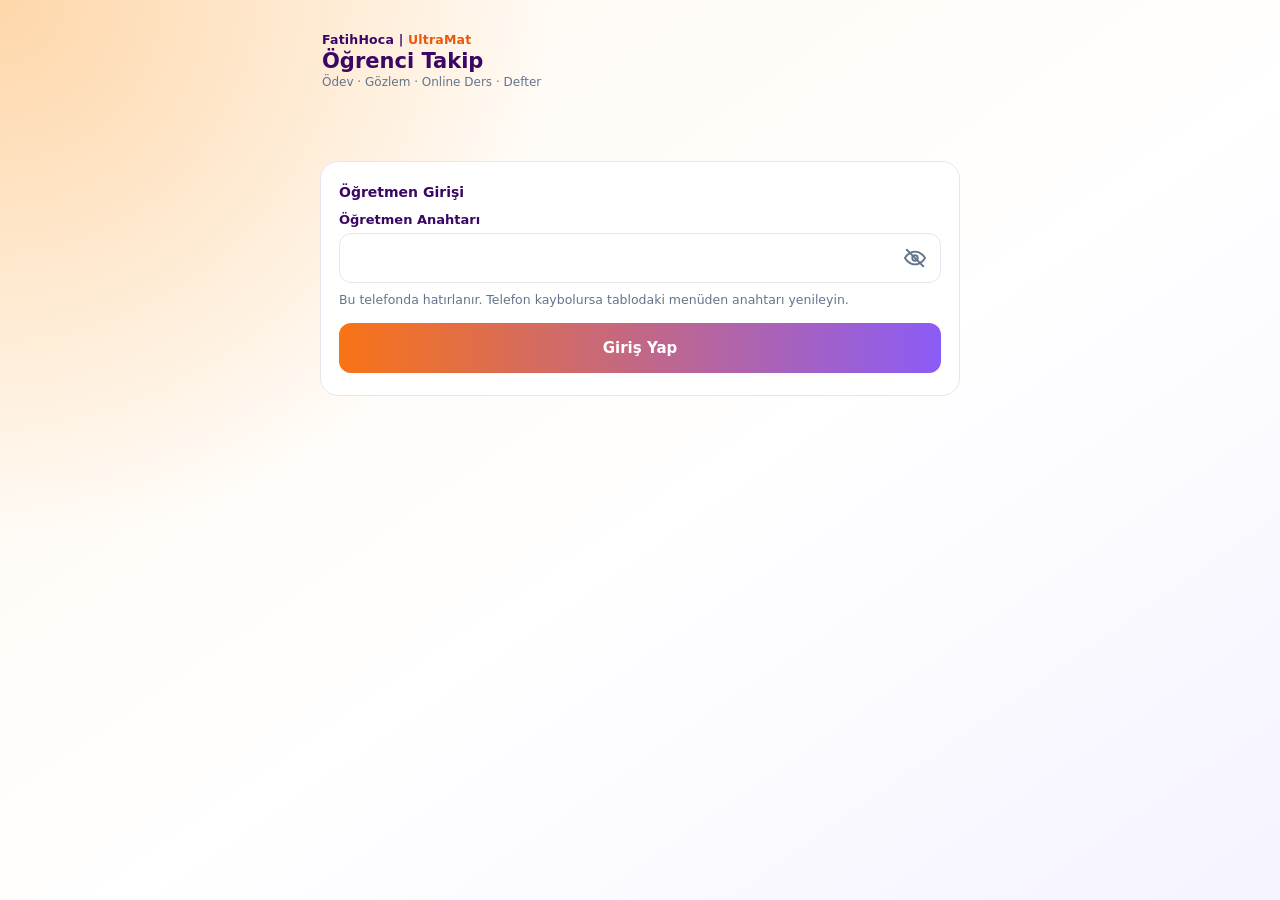
<file: takip/index.html>
<!DOCTYPE html>
<html lang="tr">
<head>
<meta charset="UTF-8">
<meta name="viewport" content="width=device-width, initial-scale=1, viewport-fit=cover">
<meta name="theme-color" content="#FFF7ED">
<meta name="robots" content="noindex, nofollow">
<meta name="mobile-web-app-capable" content="yes">
<meta name="apple-mobile-web-app-capable" content="yes">
<title>Öğrenci Takip - FatihHoca | UltraMat</title>
<link rel="icon" href="data:image/svg+xml,<svg xmlns='http://www.w3.org/2000/svg' viewBox='0 0 100 100'><text y='.9em' font-size='90'>📋</text></svg>">
<link rel="manifest" href="manifest.webmanifest">
<link rel="apple-touch-icon" href="icon-192.png">
<link rel="stylesheet" href="takip.css?v=0.12.2">
</head>
<body>
<div class="wrap">

  <header class="baslik">
    <div>
      <div class="markaAd">FatihHoca | <em>UltraMat</em></div>
      <h1 class="uygulamaAdi">Öğrenci Takip</h1>
      <div class="kapsam">Ödev · Gözlem · Online Ders · Defter</div>
    </div>
    <div class="donemEtiketi" id="donemEtiketi"></div>
  </header>

  <!-- Ekran: giriş (yalnızca ilk açılışta ya da anahtar değişince) -->
  <main id="ekran-giris" class="giris" hidden>
    <div class="kart">
      <h2 class="kartBaslik">Öğretmen Girişi</h2>
      <label class="alan" for="anahtarInput">Öğretmen Anahtarı</label>
      <div class="kodKutusu">
        <input type="text" id="anahtarInput" class="gizliKod" autocomplete="off" autocapitalize="off" autocorrect="off" spellcheck="false" enterkeyhint="go">
        <button type="button" id="anahtarGosterBtn" class="kodGoster" aria-label="Anahtarı göster" aria-pressed="false" title="Anahtarı göster">
          <svg viewBox="0 0 24 24" width="22" height="22" aria-hidden="true" fill="none" stroke="currentColor" stroke-width="2" stroke-linecap="round" stroke-linejoin="round"><path d="M1 12s4-7 11-7 11 7 11 7-4 7-11 7S1 12 1 12z"/><circle cx="12" cy="12" r="3"/><line class="kodGosterCizgi" x1="3" y1="3" x2="21" y2="21"/></svg>
        </button>
      </div>
      <p class="ipucu">Bu telefonda hatırlanır. Telefon kaybolursa tablodaki menüden anahtarı yenileyin.</p>
      <button class="anaDugme" id="girisDugme" type="button">Giriş Yap</button>
      <p class="hataMetni" id="girisHata" hidden></p>
    </div>
  </main>

  <!-- Ekran: ana -->
  <main id="ekran-ana" hidden>
    <div class="uyari" id="uyariKutusu" hidden></div>

    <section class="sinifBolum" aria-label="Sınıf">
      <h2 class="ustEtiket">SINIF</h2>
      <div class="sinifIzgara" id="sinifIzgara"></div>
      <p class="bosDurum" id="sinifBos" hidden></p>
    </section>

    <div class="modulListe">
      <button class="modulDugme ev" type="button" data-bolum="odev">
        <span class="modulUst"><span class="ikon"><svg class="svgIk" viewBox="0 0 24 24" aria-hidden="true"><rect x="5" y="4" width="14" height="17" rx="2"/><path d="M9 4h6v3H9zM9 12.5l2 2 4-4M9 17.5h6"/></svg></span>
          <span class="modulAd"><b>Ödev Takibi</b><small>Ödev oluşturma ve kontrol</small></span><span class="ok" aria-hidden="true">›</span></span>
        <span class="modulDurum" id="odevDurum" hidden></span>
      </button>
      <button class="modulDugme ders" type="button" data-bolum="gozlem">
        <span class="modulUst"><span class="ikon"><svg class="svgIk" viewBox="0 0 24 24" aria-hidden="true"><rect x="3" y="4" width="18" height="12" rx="2"/><path d="M8 20h8M12 16v4M7 11l3 2.5 2.5-2 4 2.5"/></svg></span>
          <span class="modulAd"><b>Ders İçi Gözlem</b><small>Dikkatinizi çeken anı kaydedin</small></span><span class="ok" aria-hidden="true">›</span></span>
        <span class="modulDurum" id="gozlemDurum" hidden></span>
      </button>
      <button class="modulDugme online" type="button" data-bolum="online">
        <span class="modulUst"><span class="ikon"><svg class="svgIk" viewBox="0 0 24 24" aria-hidden="true"><rect x="4" y="5" width="16" height="11" rx="1.5"/><path d="M2 19h20M10 9.5l4 2-4 2z"/></svg></span>
          <span class="modulAd"><b>Online Ders</b><small>Yoklama: katıldı / katılmadı</small></span><span class="ok" aria-hidden="true">›</span></span>
        <span class="modulDurum" id="onlineDurum" hidden></span>
      </button>
      <button class="modulDugme defter" type="button" data-bolum="defter">
        <span class="modulUst"><span class="ikon"><svg class="svgIk" viewBox="0 0 24 24" aria-hidden="true"><path d="M6 3h11a2 2 0 0 1 2 2v14a2 2 0 0 1-2 2H6z"/><path d="M6 3v18M4 7h4M4 12h4M4 17h4M10 8h6M10 12h6"/></svg></span>
          <span class="modulAd"><b>Defter Takibi</b><small>Ders notları ve defter kontrolü</small></span><span class="ok" aria-hidden="true">›</span></span>
        <span class="modulDurum" id="defterDurum" hidden></span>
      </button>
    </div>
    <div class="ikincilIzgara">
      <button class="ikincilDugme" type="button" data-bolum="ogrenci"><svg class="svgIk" viewBox="0 0 24 24" aria-hidden="true"><circle cx="12" cy="8" r="4"/><path d="M4 21c1-4 4-6 8-6s7 2 8 6"/></svg><span>Öğrenci Görünümü</span></button>
      <button class="ikincilDugme" type="button" data-bolum="rapor"><svg class="svgIk" viewBox="0 0 24 24" aria-hidden="true"><path d="M14 3H6a2 2 0 0 0-2 2v14a2 2 0 0 0 2 2h12a2 2 0 0 0 2-2V9z"/><path d="M14 3v6h6M9 14.5l3 3 3-3M12 10.5v7"/></svg><span>Raporlar<small>PDF · Excel · Form</small></span></button>
    </div>

    <div class="altBaglantilar">
      <button type="button" id="yenileDugme">Listeyi Yenile</button>
      <button type="button" id="cikisDugme">Bu Telefondan Çık</button>
    </div>
    <div class="surumBilgi" id="surumBilgi"></div>
  </main>

  <!-- Ekran: henüz yapılmamış bölümler için yer tutucu -->
  <main id="ekran-bolum" hidden>
    <div class="ustCubuk"><button class="geriDugme" type="button" data-geri aria-label="Ana Ekrana Dön">‹</button><div class="ustMetin"><h2 class="bolumBaslik" id="bolumBaslik"></h2></div></div>
    <div class="kart"><p class="bosDurum" id="bolumMetin"></p></div>
  </main>

  <!-- Ekran: ödev listesi -->
  <main id="ekran-odevListe" hidden>
    <div class="ustCubuk"><button class="geriDugme" type="button" data-geri aria-label="Ana Ekrana Dön">‹</button><div class="ustMetin"><h2 class="bolumBaslik" id="odevListeBaslik"></h2></div></div>
    <p class="altBilgi" id="odevListeAlt"></p>
    <button class="anaDugme" type="button" id="yeniOdevDugme">＋ Yeni Ödev</button>
    <div id="odevListeIcerik"></div>
    <div class="altBaglantilar"><button type="button" id="odevYenileDugme">Ödev Listesini Yenile</button></div>
  </main>

  <!-- Ekran: yeni ödev / ödev bilgilerini düzenle -->
  <main id="ekran-odevForm" hidden>
    <div class="ustCubuk"><button class="geriDugme" type="button" data-geri aria-label="Vazgeç">‹</button><div class="ustMetin"><h2 class="bolumBaslik" id="formBaslik"></h2></div></div>
    <p class="altBilgi" id="formAlt"></p>
    <div class="kart">
      <label class="alan" for="fTarih">Tarih</label>
      <input class="girdi" type="date" id="fTarih">
      <label class="alan" for="fKonu">Konu</label>
      <select class="girdi" id="fKonu"></select>
      <input class="girdi konuYeni" id="fKonuYeni" maxlength="80" placeholder="Ör. LGS çıkmış sorular" aria-label="Müfredat dışı konu" autocomplete="off" enterkeyhint="next" hidden>
      <div class="maddeAlan" id="konuMaddeAlan" hidden><label class="alan">İçerik (isteğe bağlı · birden fazla seçilebilir)</label><div class="maddeler" id="konuMaddeler"></div></div>
      <div class="konuNot" id="konuNot"></div>
      <label class="alan" for="fAd">Ödevin Kısa Adı</label>
      <input class="girdi" id="fAd" maxlength="60" placeholder="Ör. Kitap s. 18–21" autocomplete="off" enterkeyhint="go">
      <div class="cipler">
        <button class="cip" type="button" data-cip="Kitap s. ">Kitap s.</button>
        <button class="cip" type="button" data-cip="Föy ">Föy</button>
        <button class="cip" type="button" data-cip="Test ">Test</button>
        <button class="cip" type="button" data-cip="Tekrar">Tekrar</button>
      </div>
      <button class="baglantiDugme" type="button" id="aciklamaAc">＋ Açıklama Ekle (isteğe bağlı)</button>
      <textarea class="girdi" id="fAciklama" maxlength="500" placeholder="Ör. 5, 7 ve 9. sorular zorunlu" hidden></textarea>
      <div class="dugmeSatir" id="formDugmeler"></div>
      <div class="merkez" id="iptalAlani" hidden>
        <button class="tehlikeBaglanti" type="button" id="iptalDugme">Bu Ödevi İptal Et</button>
      </div>
    </div>
  </main>

  <!-- Ekran: hızlı ödev kontrolü -->
  <main id="ekran-kontrol" hidden>
    <div class="yapiskan" id="kYapiskan">
      <div class="ustCubuk"><button class="geriDugme" type="button" data-geri aria-label="Ödev Listesine Dön">‹</button><div class="ustMetin"><h2 class="bolumBaslik" id="kAd"></h2><p class="ustAlt" id="kAlt"></p></div><button class="ustSagDugme" type="button" id="kDuzenle">Düzenle</button></div>
      <div class="kIlerleme"><div class="cubuk" id="kCubuk" aria-hidden="true"></div><span id="kIlerlemeMetin"></span></div>
    </div>
    <p class="kayitliNot" id="kNot" hidden>Kaydedilmiş kontrol. Değiştirdiğiniz satırlar mor işaretlenir.</p>
    <button class="tumuDugme" type="button" id="tumuDugme"></button>
    <details class="yardim"><summary>ⓘ Nasıl Çalışır?</summary><p class="ipucu">İstisnaları önce ya da sonra işaretleyebilirsiniz; bu düğme yalnızca <b>boş</b> satırları doldurur, işaretlediklerinize dokunmaz. Aynı düğmeye tekrar dokunmak işareti kaldırır. Gözlem eklemek için öğrencinin <b>adına</b> dokunun.</p></details>
    <div class="sutunBaslik" id="kSutun" aria-hidden="true"><div><span class="bos"></span><span>Tam</span><span>Eksik</span><span>Yapmadı</span><span>Mazeret</span></div><div class="ikinciKopya"><span class="bos"></span><span>Tam</span><span>Eksik</span><span>Yapmadı</span><span>Mazeret</span></div></div>
    <div class="ogrListe" id="ogrListe"></div>
  </main>

  <!-- Ekran: veli mesajları (sıradaki veli) -->
  <main id="ekran-veli" hidden>
    <div class="ustCubuk"><button class="geriDugme" type="button" data-geri aria-label="Ödev Listesine Dön">‹</button><div class="ustMetin"><h2 class="bolumBaslik" id="veliBaslik"></h2><p class="ustAlt" id="vAlt"></p></div></div>
    <div class="ilerleme" id="vIlerleme" role="group" aria-label="Veliler"></div>
    <div id="vIcerik"></div>
  </main>

  <!-- Ekran: ders içi gözlem -->
  <main id="ekran-gozlem" hidden>
    <div class="ustCubuk"><button class="geriDugme" type="button" data-geri aria-label="Ana Ekrana Dön">‹</button><div class="ustMetin"><h2 class="bolumBaslik" id="gozlemBaslik"></h2><p class="ustAlt" id="gozlemAlt"></p></div></div>
    <button class="konuSerit" type="button" id="konuSerit"></button>
    <button class="bugunOzet" type="button" id="bugunOzet"></button>
    <div class="araSatir"><span class="baslikK">Öğrenciye dokunun</span>
      <button class="anahtar" type="button" id="cokluAnahtar" aria-pressed="false"><span class="top" aria-hidden="true"></span>Birden Fazla</button></div>
    <div class="ogrIzgara" id="gozlemIzgara"></div>
    <div class="gozLejant" aria-hidden="true"><span><i class="nk olumlu"></i>Olumlu</span><span><i class="nk dikkat"></i>Dikkat</span><span><i class="nk akademik"></i>Akademik</span><span><i class="nk gelisim"></i>Düzeldi</span></div>
    <details class="yardim"><summary>ⓘ Nasıl Çalışır?</summary><p class="ipucu">Yalnızca dikkatinizi çeken anı kaydedin. Kaydı olmayan öğrenci “değerlendirilmedi” sayılır, “sorun yok” değil. Bir öğrenciye dokunun ve gözlemi seçin; aynı gözlemi birkaç öğrenciye birden vermek için “Birden Fazla”yı açın.</p></details>
    <div class="grupBaslik" id="bugunBaslik"></div>
    <div id="bugunListe"></div>
  </main>

  <!-- Ekran: öğrenci görünümü — liste -->
  <main id="ekran-ogrListe" hidden>
    <div class="ustCubuk"><button class="geriDugme" type="button" data-geri aria-label="Ana Ekrana Dön">‹</button><div class="ustMetin"><h2 class="bolumBaslik" id="ogrListeBaslik"></h2></div></div>
    <div class="araKutu"><input class="girdi" type="search" id="ogrAra" placeholder="Öğrenci Ara" aria-label="Öğrenci Ara" autocomplete="off" enterkeyhint="search"></div>
    <p class="altBilgi">Bir öğrenciye dokunun: ödevleri ve gözlemleri tek ekranda. Liste alfabetiktir; sıralama ya da puan yoktur. 📌 = henüz “düzeldi” denmemiş kayıt.</p>
    <div id="ogrListeIcerik"></div>
  </main>

  <!-- Ekran: öğrenci görünümü — tek öğrenci -->
  <main id="ekran-ogrenci" hidden>
    <div class="ustCubuk"><button class="geriDugme" type="button" data-geri aria-label="Öğrenci Listesine Dön">‹</button><div class="ustMetin"><h2 class="bolumBaslik" id="ogrAd"></h2><p class="ustAlt" id="ogrAlt"></p></div></div>
    <div class="sekmeler"><button type="button" id="kapsamDonem">Bu Dönem</button><button type="button" id="kapsamYil">Tüm Yıl</button></div>
    <label class="tarihAnahtar"><input type="checkbox" id="ogrTarih"><span>Ders İçi Gözlem Tarihlerini Göster<small>Ödev tarihleri her zaman görünür.</small></span></label>
    <div id="ogrIcerik"></div>
    <button class="ikinciDugme" type="button" id="ogrPdfDugme">📄 Bu Öğrencinin PDF Raporu</button>
  </main>

  <!-- Ekran: raporlar -->
  <main id="ekran-rapor" hidden>
    <div class="ustCubuk"><button class="geriDugme" type="button" data-geri aria-label="Ana Ekrana Dön">‹</button><div class="ustMetin"><h2 class="bolumBaslik" id="raporBaslik"></h2></div></div>
    <p class="altBilgi">Raporlar telefondaki son bilgilerden hazırlanır. Puan, not ya da sıralama içermez.</p>
    <div class="sekmeler"><button type="button" id="raporDonem">Bu Dönem</button><button type="button" id="raporYil">Tüm Yıl</button></div>
    <button class="raporDugme" type="button" id="pdfDugme"><span class="ik">📄</span><span><b>Öğrenci Raporu (PDF)</b><small>Bir öğrenci ya da tüm sınıf (her öğrenci ayrı sayfa). Veli görüşmesi, rehberlik, dosya için.</small></span></button>
    <button class="raporDugme" type="button" id="excelDugme"><span class="ik">📊</span><span><b>Sınıf Tablosu (Excel)</b><small>Ödev tablosu, ödev listesi (içerik ve kapsam), online ders ve defter takibi (kayıt varsa), gözlem sayıları, tüm kayıtlar ve veli mesajları. İnternet gerekir.</small></span></button>
    <button class="raporDugme" type="button" id="tfDugme"><span class="ik">📝</span><span><b>Ödev Takip Formu (A5)</b><small>Öğrencinin adı basılı; ödevlerini ve kontrol tarihini kendisi yazar. Ders kitabının kapağının içine köşelerinden bantlanır.</small></span></button>
    <p class="ipucu merkez" id="raporDurum"></p>
  </main>

  <main id="ekran-raporForm" hidden>
    <div class="ustCubuk"><button class="geriDugme" type="button" data-geri aria-label="Raporlara Dön">‹</button><div class="ustMetin"><h2 class="bolumBaslik">Ödev Takip Formu</h2><p class="ustAlt" id="tfAlt"></p></div></div>
    <div class="sekmeler"><button type="button" id="tfSayfa1">1–20 · Ön Kapak</button><button type="button" id="tfSayfa2">21–40 · Arka Kapak</button></div>
    <div class="kart secenekKart">
      <input class="girdi araGirdi" type="search" id="tfAra" placeholder="Öğrenci Ara" aria-label="Öğrenci Ara" autocomplete="off" enterkeyhint="search">
      <select class="girdi" id="tfOgr" aria-label="Öğrenci"></select>
    </div>
    <p class="ipucu">“Formu Yazdır” deyince yazdırma ekranı açılır. Kâğıt boyutu <b>A5</b>, yön <b>dikey</b>, ölçek <b>%100</b>, kenar boşlukları <b>Yok</b> olsun. Yazıcıda A5 kâğıt yoksa A4 kâğıda <b>kâğıt başına 2 sayfa</b> basıp ortadan kesebilirsiniz.</p>
    <button class="anaDugme" type="button" id="tfYazdirDugme">🖨️ Formu Yazdır</button>
    <div class="grupBaslik">Kâğıttaki Görünümü</div>
    <p class="ipucu" id="tfBilgi" hidden></p>
    <div class="a4Kutu a5Kutu" id="a5Kutu"><div id="a5Icerik"></div></div>
  </main>

  <main id="ekran-raporPdf" hidden>
    <div class="ustCubuk"><button class="geriDugme" type="button" data-geri aria-label="Geri">‹</button><div class="ustMetin"><h2 class="bolumBaslik">Öğrenci Raporu (PDF)</h2><p class="ustAlt" id="pdfAlt"></p></div></div>
    <div class="kart secenekKart">
      <input class="girdi araGirdi" type="search" id="pAra" placeholder="Öğrenci Ara" aria-label="Öğrenci Ara" autocomplete="off" enterkeyhint="search">
      <select class="girdi" id="pOgr" aria-label="Öğrenci"></select>
      <label class="satir"><input type="checkbox" id="pAkademik" checked><span>Akademik Gözlemleri Ekle<small>Konuya göre: zorlandığı, karıştırdığı kavramlar ve düzelenler.</small></span></label>
      <label class="satir"><input type="checkbox" id="pDikkat"><span>Dikkat Gerektiren Gözlemleri Ekle<small>Varsayılan kapalı. Konuşma, materyal eksikliği gibi davranış kayıtları ve defterdeki dikkat etiketleri.</small></span></label>
      <label class="satir"><input type="checkbox" id="pOdevListe" checked><span>Listeleri Tek Tek Yaz<small>Ödevlerin hepsi; online ders ve defterde yalnızca katılmadığı, eksik ya da yazmadığı kayıtlar. Kapalıysa yalnızca sayılar.</small></span></label>
      <label class="satir"><input type="checkbox" id="pOnline" checked><span>Online Ders Katılımını Ekle<small>Yalnızca yoklaması alınmış online ders varsa görünür.</small></span></label>
      <label class="satir"><input type="checkbox" id="pDefter" checked><span>Defter Takibini Ekle<small>Ders notları ve defter etiketleri. Dikkat etiketleri, yukarıdaki “Dikkat Gerektiren” seçeneğine bağlıdır.</small></span></label>
      <label class="satir"><input type="checkbox" id="pTarih"><span>Ders İçi Gözlem Tarihlerini Göster<small>1. dönemde varsayılan kapalı, 2. dönemden itibaren açık. Ödev tarihleri her zaman yazar.</small></span></label>
    </div>
    <p class="ipucu">“PDF Oluştur” deyince yazdırma ekranı açılır; yazıcı olarak <b>PDF olarak kaydet</b>i seçin (UltraMat karnelerindeki gibi).</p>
    <button class="anaDugme" type="button" id="pdfOlusturDugme">📄 PDF Oluştur</button>
    <div class="grupBaslik">Kâğıttaki Görünümü</div>
    <div class="a4Kutu" id="a4Kutu"><div id="a4Icerik"></div></div>
  </main>

  <main id="ekran-raporExcel" hidden>
    <div class="ustCubuk"><button class="geriDugme" type="button" data-geri aria-label="Raporlara Dön">‹</button><div class="ustMetin"><h2 class="bolumBaslik">Sınıf Tablosu (Excel)</h2></div></div>
    <p class="altBilgi">Dosya adı: <b id="xAd"></b>. İndirilir; Excel ya da Google E-Tablolar ile açılır.</p>
    <div class="kart secenekKart"><label class="satir ilk"><input type="checkbox" id="xTarih"><span>Ders İçi Gözlem Tarihlerini Göster<small>Kapalıyken ders içi kayıtların ve veli mesajlarının tarihi yazılmaz. Ödev tarihleri her zaman yazar.</small></span></label></div>
    <button class="anaDugme" type="button" id="excelIndirDugme">📊 Excel'i İndir</button>
    <div class="grupBaslik">İçindekiler</div>
    <div class="excelOn"><div class="sayfalar" id="xSayfalar"></div><div class="tablo" id="xTablo"></div></div>
  </main>

  <!-- Ekran: kayıt özeti -->
  <main id="ekran-ozet" hidden>
    <div class="kart ozetKart">
      <div class="ozetBaslik"><div class="tik" aria-hidden="true">✓</div>
        <div><h2 class="bolumBaslik" id="oBaslik"></h2><div class="altBilgi" id="oAlt"></div></div>
      </div>
      <div class="ozetSayilar" id="oSayilar"></div>
      <div id="oGruplar"></div>
    </div>
    <div class="dugmeSatir">
      <button class="ikinciDugme" type="button" id="ozetDuzelt">✏️ Düzelt</button>
      <button class="anaDugme" type="button" id="ozetListe">Ödev Listesine Dön</button>
    </div>
  </main>

  <!-- 0.11 · Online Ders ve Defter Takibi (aynı ekranlar, türüne göre doldurulur) -->
  <!-- Ekran: liste (online dersler / ders notları) -->
  <main id="ekran-lListe" hidden>
    <div class="ustCubuk"><button class="geriDugme" type="button" data-geri aria-label="Ana Ekrana Dön">‹</button><div class="ustMetin"><h2 class="bolumBaslik" id="lListeBaslik"></h2></div></div>
    <p class="altBilgi" id="lListeAlt"></p>
    <button class="anaDugme" type="button" id="lYeniDugme"></button>
    <div id="lListeIcerik"></div>
    <div class="altBaglantilar"><button type="button" id="lYenileDugme">Listeyi Yenile</button></div>
  </main>
  <!-- Ekran: yeni kayıt / bilgileri düzenle -->
  <main id="ekran-lForm" hidden>
    <div class="ustCubuk"><button class="geriDugme" type="button" data-geri aria-label="Vazgeç">‹</button><div class="ustMetin"><h2 class="bolumBaslik" id="lFormBaslik"></h2></div></div>
    <p class="altBilgi" id="lFormAlt"></p>
    <div class="kart">
      <label class="alan" for="lTarih">Tarih</label>
      <input class="girdi" type="date" id="lTarih">
      <label class="alan" for="lKonu">Konu</label>
      <select class="girdi" id="lKonu"></select>
      <input class="girdi konuYeni" id="lKonuYeni" maxlength="80" placeholder="Ör. LGS çıkmış sorular" aria-label="Müfredat dışı konu" autocomplete="off" enterkeyhint="next" hidden>
      <div class="maddeAlan" id="lMaddeAlan" hidden><label class="alan">İçerik (isteğe bağlı · birden fazla seçilebilir)</label><div class="maddeler" id="lMaddeler"></div></div>
      <div class="konuNot" id="lKonuNot"></div>
      <label class="alan" for="lAd" id="lAdEtiket"></label>
      <input class="girdi" id="lAd" maxlength="60" autocomplete="off" enterkeyhint="go">
      <div class="dugmeSatir" id="lFormDugmeler"></div>
      <div class="merkez" id="lIptalAlani" hidden>
        <button class="tehlikeBaglanti" type="button" id="lIptalDugme"></button>
      </div>
    </div>
  </main>
  <!-- Ekran: yoklama / defter kontrolü -->
  <main id="ekran-yoklama" hidden>
    <div class="yapiskan" id="yYapiskan">
      <div class="ustCubuk"><button class="geriDugme" type="button" data-geri aria-label="Listeye Dön">‹</button><div class="ustMetin"><h2 class="bolumBaslik" id="yAd"></h2><p class="ustAlt" id="yAlt"></p></div><button class="ustSagDugme" type="button" id="yDuzenle">Düzenle</button></div>
      <div class="kIlerleme"><div class="cubuk" id="yCubuk" aria-hidden="true"></div><span id="yIlerlemeMetin" class="ilerlemeMetin"></span></div>
    </div>
    <p class="kayitliNot" id="yNot" hidden></p>
    <button class="tumuDugme" type="button" id="yTumu"></button>
    <details class="yardim"><summary>ⓘ Nasıl Çalışır?</summary><p class="ipucu" id="yYardim"></p></details>
    <div class="sutunBaslik" id="ySutun" aria-hidden="true"></div>
    <div class="ogrListe" id="yListe"></div>
  </main>
  <!-- Ekran: yoklama / kontrol özeti -->
  <main id="ekran-lOzet" hidden>
    <div class="kart ozetKart">
      <div class="ozetBaslik"><div class="tik" aria-hidden="true">✓</div>
        <div><h2 class="bolumBaslik" id="lOBaslik"></h2><div class="altBilgi" id="lOAlt"></div></div>
      </div>
      <div class="ozetSayilar" id="lOSayilar"></div>
      <div id="lOGruplar"></div>
    </div>
    <div class="dugmeSatir">
      <button class="ikinciDugme" type="button" id="lOzetDuzelt">✏️ Düzelt</button>
      <button class="anaDugme" type="button" id="lOzetListe">Listeye Dön</button>
    </div>
  </main>

</div>

<!-- Kontrol ekranında: sayaç + kaydet -->
<div class="kaydetCubugu" id="kaydetCubugu" hidden>
  <div class="kaydetIc"><div class="kaydetUst"><div class="sayac" id="sayac"></div><button class="miniDurum" type="button" id="kMiniDurum"></button></div>
    <button class="anaDugme" type="button" id="kaydetDugme">Kontrolü Kaydet</button></div>
</div>

<!-- Yalnızca yazdırırken görünen rapor sayfaları -->
<div id="yazdirmaAlani" aria-hidden="true"></div>

<!-- Ders gözleminde birden fazla öğrenci seçiliyken -->
<div class="secimCubugu" id="secimCubugu" hidden>
  <div class="secimIc"><span id="secimMetin"></span>
    <button class="temizle" type="button" id="secimTemizle">Temizle</button>
    <button class="anaDugme" type="button" id="secimGozlem">Gözlem Seç</button></div>
</div>

<!-- Alt sayfa (soru) ve kısa bildirim -->
<div class="perde" id="perde" hidden><div class="altSayfa" id="altSayfa" role="dialog" aria-modal="true"></div></div>
<div class="bildirim" id="bildirim" hidden role="status"><span id="bildirimMetin"></span><button type="button" id="bildirimDugme">Geri Al</button></div>

<!-- Alt çubuk: kayıtların gönderilme durumu -->
<div class="durumCubugu" id="durumCubugu" hidden>
  <div class="durumIc" id="durumIc">
    <span class="nokta" aria-hidden="true"></span>
    <span class="metin" id="durumMetin"></span>
    <button type="button" id="tekrarDene" hidden>Tekrar Dene</button>
  </div>
  <div class="durumAlt" id="durumAlt" hidden></div>
</div>

<script src="etiketler.js?v=0.5"></script>
<script src="takip.js?v=0.12.3"></script>
</body>
</html>
</file>
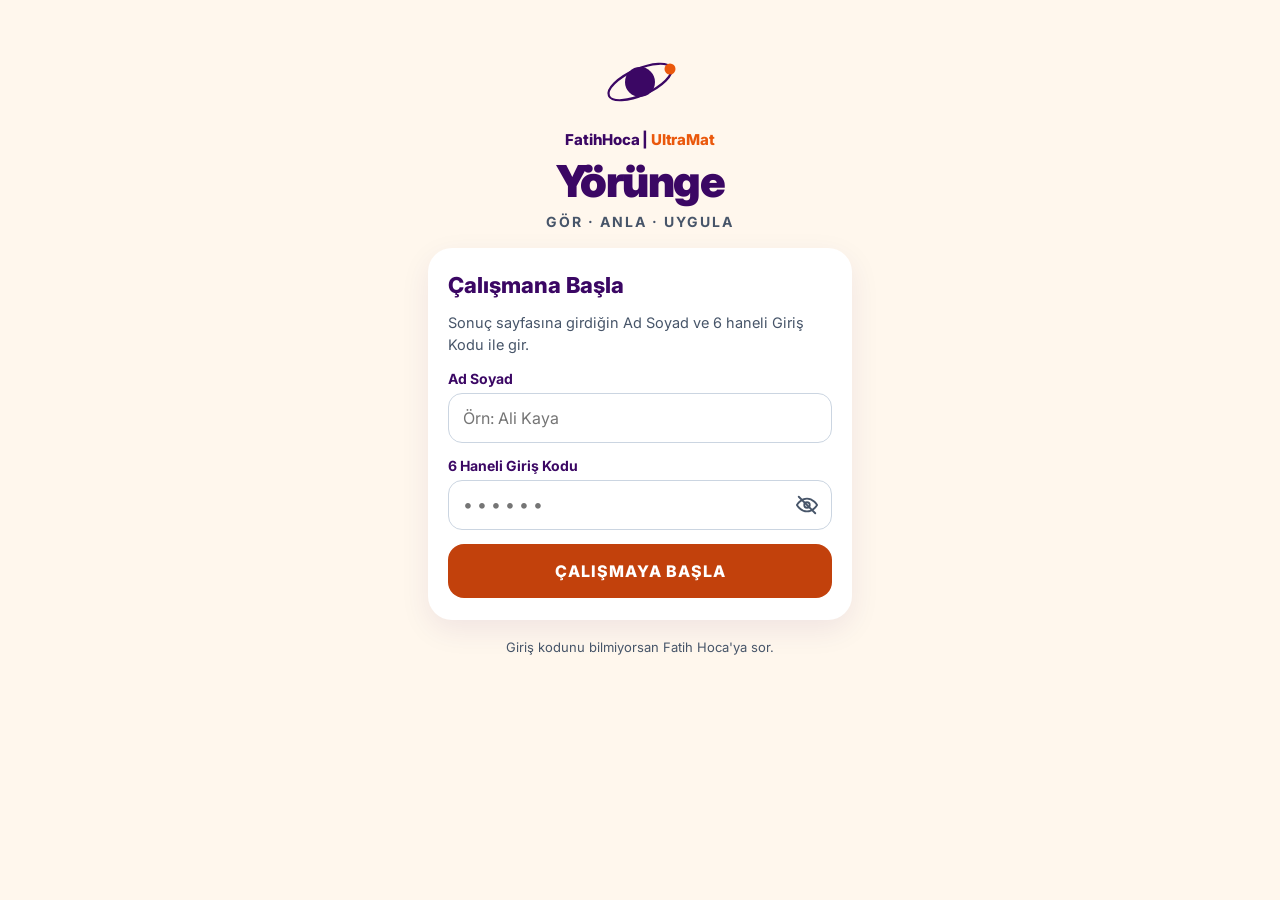
<file: yorunge/index.html>
<!doctype html>
<html lang="tr">
<head>
<meta charset="utf-8">
<meta name="viewport" content="width=device-width, initial-scale=1, viewport-fit=cover">
<meta name="robots" content="noindex, nofollow">
<meta name="theme-color" content="#FFF7ED">
<title>FatihHoca | UltraMat Yörünge</title>
<!--
  UltraMat Yörünge — öğrenci sayfası (Aşama 1: giriş, setler, video adımı, tek oturum)
  Sayfa sürümü 0.3.3 — 30 dakika hiçbir şeye dokunulmazsa (video da oynamıyorsa) sayfa oturumu kapatıp giriş ekranına
  döner; öğrenci çalışırken 5 dakikada bir sunucuya "nabız" gider. Sunucu: 30 dk hareketsizlik, girişten 4 saat üst sınır.
  0.3.2 — oturum yalnızca açık sekmede tutulur (sessionStorage): sekme/tarayıcı kapanınca yeniden giriş
  gerekir; sunucu da her oturumu girişten 24 saat sonra kapatır.
  0.3.1 — tam ekranda video ekrana sığar (üst/alt kenarı kesilmez), kutu videonun en-boy oranını alır.
  Sunucu: yorunge.gs 0.3 (UltraMat_Yorunge tablosuna bağlı Apps Script, web uygulaması).
  İstekler sonuç sistemindeki gibi POST + düz metin JSON gövdesiyle gider (CORS ön kontrolü yok).
  Keşif, Test ve Çalışma kağıdı adımları Aşama 2'de bu sayfaya eklenecek.
-->
<link rel="preconnect" href="https://fonts.googleapis.com">
<link rel="preconnect" href="https://fonts.gstatic.com" crossorigin>
<link href="https://fonts.googleapis.com/css2?family=Inter:wght@400;500;600;700;800;900&display=swap" rel="stylesheet">
<style>
:root{
  --zemin:#FFF7ED; --kart:#FFFFFF; --cizgi:#F1E4D3; --cizgi2:#E2D4C2;
  --koyu:#3B0764; --metin:#334155; --gri:#475569; --soluk:#64748B;
  --turuncu:#C2410C; --turuncuK:#9A3412; --marka:#EA580C; --turuncuAcik:#FFEDD5;
  --mor:#6D28D9; --morAcik:#EDE9FE; --morYazi:#5B21B6;
  --kilitZemin:#F1F5F9; --kilitCizgi:#94A3B8;
  box-sizing:border-box;
  padding-top:env(safe-area-inset-top,0px); padding-bottom:env(safe-area-inset-bottom,0px);
}
*,*::before,*::after{box-sizing:inherit}
html{background:var(--zemin)}
body{margin:0;min-height:100vh;background:var(--zemin);color:var(--metin);
  font-family:Inter,-apple-system,BlinkMacSystemFont,"Segoe UI",Roboto,Arial,sans-serif;-webkit-text-size-adjust:100%}
button,input{font-family:inherit}
.kap{max-width:460px;margin:0 auto;padding:18px 18px 28px}
.gizli{display:none!important}
.ekran{display:flex;flex-direction:column;gap:18px}

/* Marka */
.logoBuyuk{display:flex;flex-direction:column;align-items:center;gap:10px;text-align:center;padding-top:26px}
.markaSatiri{font-size:15px;font-weight:800;color:var(--koyu);letter-spacing:-.2px}
.markaSatiri span{color:var(--marka)}
.yorungeBaslik{margin:0;font-size:44px;line-height:1;font-weight:900;letter-spacing:-1.5px;color:var(--koyu)}
.slogan{font-size:14px;font-weight:700;letter-spacing:2px;color:var(--gri)}

/* Kartlar */
.kart{background:var(--kart);border-radius:24px;padding:24px 20px 22px;box-shadow:0 10px 30px rgba(59,7,100,.08);display:flex;flex-direction:column;gap:14px}
.kart h2{margin:0;font-size:22px;font-weight:800;color:var(--koyu)}
.aciklama{margin:0;font-size:14.5px;line-height:1.5;color:var(--gri)}
.alan{display:flex;flex-direction:column;gap:6px}
.alan label{font-size:14px;font-weight:700;color:var(--koyu)}
.alan input{height:50px;width:100%;border:1.5px solid #CBD5E1;border-radius:14px;padding:0 14px;font-size:16px;color:var(--metin);background:#fff}
.alan input:focus{outline:3px solid #FED7AA;border-color:var(--turuncu)}
.kodKutu{position:relative}
.kodKutu input{padding-right:52px;font-size:18px;letter-spacing:4px}
.kodGoster{position:absolute;right:3px;top:3px;width:44px;height:44px;border:0;background:transparent;color:var(--gri);display:flex;align-items:center;justify-content:center;cursor:pointer;border-radius:12px}
.kodGoster .capraz{display:block}
.kodGoster[aria-pressed="true"] .capraz{display:none}
.anaDugme{height:54px;border:0;border-radius:16px;background:var(--turuncu);color:#fff;font-size:16px;font-weight:800;letter-spacing:1px;display:flex;align-items:center;justify-content:center;gap:10px;cursor:pointer;width:100%;text-decoration:none}
.anaDugme:disabled{opacity:.75;cursor:default}
.dugme{height:50px;border-radius:14px;border:0;background:var(--turuncu);color:#fff;font-size:15px;font-weight:800;display:flex;align-items:center;justify-content:center;gap:8px;cursor:pointer;width:100%}
.dugme.ikincil{background:#fff;border:1.5px solid var(--cizgi2);color:var(--koyu);font-weight:700}
.donen{width:18px;height:18px;border:3px solid rgba(255,255,255,.45);border-top-color:#fff;border-radius:50%;animation:don .8s linear infinite}
@keyframes don{to{transform:rotate(360deg)}}
.hataKutusu{font-size:14px;line-height:1.5;color:#991B1B;background:#FEE2E2;border-radius:12px;padding:10px 12px}
.bilgiKutusu{font-size:14px;line-height:1.5;color:var(--turuncuK);background:var(--turuncuAcik);border-radius:12px;padding:10px 12px}
#girisHata:empty,#setlerHata:empty,#vHata:empty,#vBittiIpucu:empty{display:none}
.altNot{margin:0;font-size:13px;line-height:1.5;color:var(--gri);text-align:center}

/* Üst çubuk */
.ustCubuk{display:flex;align-items:center;justify-content:space-between;gap:10px}
.kucukLogo{display:flex;align-items:center;gap:8px}
.kucukLogo .k1{font-size:11px;font-weight:800;color:var(--koyu)}
.kucukLogo .k1 span{color:var(--turuncu)}
.kucukLogo .k2{font-size:19px;font-weight:900;color:var(--koyu);letter-spacing:-.5px;line-height:1.1}
.cikisDugme{height:44px;padding:0 12px;border-radius:12px;border:1.5px solid var(--cizgi2);background:#fff;color:var(--gri);font-size:13px;font-weight:700;display:flex;align-items:center;gap:6px;cursor:pointer}
.geriDugme{align-self:flex-start;height:44px;padding:0 12px 0 6px;border-radius:12px;border:0;background:transparent;color:var(--koyu);font-size:14px;font-weight:700;display:flex;align-items:center;gap:4px;cursor:pointer}

/* Selam kartı */
.selam{background:var(--koyu);color:#fff;border-radius:22px;padding:20px 20px 18px;display:flex;flex-direction:column;gap:12px}
.selam .ust{font-size:13px;font-weight:600;color:#E9D5FF}
.selam .ad{font-size:24px;font-weight:800;letter-spacing:-.4px;overflow-wrap:anywhere}
.ozetSatiri{display:flex;align-items:center;gap:10px;flex-wrap:wrap}
.noktalar{display:flex;gap:6px;flex-wrap:wrap}
.nokta{width:14px;height:14px;border-radius:50%;border:2px solid #A78BFA}
.nokta.basladi{border-color:#FDBA74}
.nokta.bitti{background:#FDBA74;border-color:#FDBA74}
.ozetMetni{font-size:14px;font-weight:600}

.temaBaslik{font-size:12px;font-weight:800;letter-spacing:1.5px;color:var(--gri);margin:6px 0 -6px}

/* Set kartı */
.set{background:#fff;border-radius:22px;padding:18px 16px 16px;border:1px solid var(--cizgi);box-shadow:0 6px 20px rgba(59,7,100,.06);display:flex;flex-direction:column;gap:14px}
.set.devam{border:2px solid #FDBA74}
.setUst{display:flex;align-items:flex-start;justify-content:space-between;gap:10px}
.setKod{font-size:12px;font-weight:700;color:var(--gri)}
.setAd{margin:4px 0 0;font-size:17px;line-height:1.3;font-weight:800;color:var(--koyu);overflow-wrap:anywhere}
.rozet{flex-shrink:0;font-size:12px;font-weight:800;border-radius:999px;padding:5px 10px;display:flex;align-items:center;gap:4px}
.rozet.tamam{color:var(--morYazi);background:var(--morAcik)}
.rozet.yeni{color:var(--turuncuK);background:var(--turuncuAcik)}
.serit{position:relative}
.seritCizgi{position:absolute;left:12.5%;right:12.5%;top:21px;height:3px;background:#E2E8F0;border-radius:2px}
.seritCizgi i{display:block;height:3px;background:var(--mor);border-radius:2px}
.adimlar{position:relative;display:grid;grid-template-columns:repeat(4,minmax(0,1fr));gap:4px}
.adim{border:0;background:transparent;padding:0;display:flex;flex-direction:column;align-items:center;gap:6px;cursor:pointer;color:inherit}
.adim:focus-visible{outline:3px solid #FED7AA;border-radius:12px}
.halka{width:44px;height:44px;border-radius:50%;display:flex;align-items:center;justify-content:center}
.adim.tamam .halka{background:var(--mor);color:#fff}
.adim.acik .halka{background:var(--zemin);border:3px solid var(--turuncu);color:var(--turuncu)}
.adim.kilitli .halka{background:var(--kilitZemin);border:2px dashed var(--kilitCizgi);color:var(--soluk)}
.adimAd{font-size:12.5px;line-height:1.2;font-weight:700;color:var(--koyu);text-align:center}
.adim.kilitli .adimAd{color:var(--soluk)}
.adimRol{font-size:10.5px;font-weight:800;letter-spacing:.8px;color:var(--soluk)}
.ipucu{font-size:13.5px;line-height:1.4;color:var(--gri);background:var(--kilitZemin);border-radius:12px;padding:10px 12px;display:flex;gap:8px;align-items:center}
.ipucu svg{flex-shrink:0}
.setAlt{font-size:13.5px;line-height:1.45;color:var(--gri)}
.bos{background:#fff;border-radius:22px;padding:22px 18px;border:1px solid var(--cizgi);text-align:center;font-size:14.5px;line-height:1.55;color:var(--gri)}

/* Video */
.vBaslik{display:flex;flex-direction:column;gap:4px}
.ust1{font-size:12px;font-weight:800;letter-spacing:1.2px;color:var(--turuncuK)}
.vBaslik h1{margin:0;font-size:22px;line-height:1.25;font-weight:800;color:var(--koyu);overflow-wrap:anywhere}
.vBaslik .alt{font-size:13px;font-weight:600;color:var(--gri)}
.oynatici{background:#1E1033;border-radius:18px;overflow:hidden;display:flex;flex-direction:column}
.oynatici:fullscreen{border-radius:0;width:100%;height:100%;background:#000}
/* Kutu videonun kendi en-boy oranını alır (loadedmetadata'da yazılır); video kutuya "contain" ile sığar, hiçbir yeri kesilmez. */
.ekranAlan{position:relative;aspect-ratio:16/9;max-height:75vh;background:#000;display:flex;align-items:center;justify-content:center}
.ekranAlan video{position:absolute;inset:0;width:100%;height:100%;object-fit:contain;display:block;background:#000}
.oynatici:fullscreen .ekranAlan{flex:1 1 auto;min-height:0;max-height:none;aspect-ratio:auto!important}
.oynatici:fullscreen .kontrol{flex-shrink:0}
.buyukOynat{position:absolute;width:64px;height:64px;border-radius:50%;border:0;background:rgba(255,255,255,.92);color:var(--koyu);display:flex;align-items:center;justify-content:center;cursor:pointer}
.yukleniyor{position:absolute;inset:0;display:flex;align-items:center;justify-content:center;color:#E9D5FF;font-size:14px;font-weight:600;gap:10px;background:#1E1033}
.kontrol{padding:12px 14px 14px;display:flex;flex-direction:column;gap:10px;background:#2A1748}
.cubuk{position:relative;height:28px;cursor:pointer;touch-action:none;outline:none}
.cubuk:focus-visible{outline:3px solid #FDBA74;border-radius:6px}
.cubuk .iz{position:absolute;left:0;right:0;top:11px;height:6px;border-radius:3px;background:repeating-linear-gradient(135deg,#4C3A66 0 4px,#3A2A52 4px 8px)}
.cubuk .izlenen{position:absolute;left:0;top:11px;height:6px;border-radius:3px;background:#7C5AA6}
.cubuk .oynanan{position:absolute;left:0;top:11px;height:6px;border-radius:3px;background:#FB923C}
.cubuk .tutamak{position:absolute;top:5px;width:18px;height:18px;margin-left:-9px;border-radius:50%;background:#fff;box-shadow:0 0 0 3px rgba(251,146,60,.45)}
.cubuk .sinir{position:absolute;top:2px;width:2px;height:24px;margin-left:-1px;background:#E9D5FF}
.dugmeler{display:flex;align-items:center;gap:6px;color:#fff}
.kDugme{min-width:44px;height:44px;padding:0 8px;white-space:nowrap;flex-shrink:0;border-radius:12px;border:0;background:#3B2560;color:#fff;display:flex;align-items:center;justify-content:center;gap:4px;font-size:13px;font-weight:700;cursor:pointer}
.sure{font-size:13.5px;font-weight:600;font-variant-numeric:tabular-nums;margin-left:4px;white-space:nowrap}
.sag{margin-left:auto}
.lejant{background:#fff;border-radius:18px;padding:14px 16px;display:flex;flex-direction:column;gap:10px;border:1px solid var(--cizgi)}
.lejant div{display:flex;gap:10px;align-items:center;font-size:13.5px;line-height:1.4}
.lejant .r1{width:22px;height:6px;border-radius:3px;background:#FB923C;flex-shrink:0}
.lejant .r2{width:22px;height:6px;border-radius:3px;background:repeating-linear-gradient(135deg,#94A3B8 0 3px,#CBD5E1 3px 6px);flex-shrink:0}
.lejant svg{flex-shrink:0}
.seritKart{background:#fff;border-radius:18px;padding:16px 14px;border:1px solid var(--cizgi)}
.bittiKart{background:var(--koyu);border-radius:22px;padding:26px 20px 22px;color:#fff;display:flex;flex-direction:column;align-items:center;gap:12px;text-align:center}
.bittiKart h2{margin:0;font-size:22px;font-weight:800}
.bittiKart p{margin:0;font-size:14.5px;line-height:1.5;color:#E9D5FF}
.bittiKart b{color:#fff}
.dugmeGrubu{display:flex;flex-direction:column;gap:10px}

/* Başka cihaz */
.ortala{min-height:calc(100vh - 80px);display:flex;flex-direction:column;justify-content:center}
.ortala .kart{align-items:center;text-align:center}
</style>
</head>
<body>
<main class="kap">

<!-- ================= GİRİŞ ================= -->
<section id="girisEkrani" class="ekran gizli" aria-labelledby="girisBaslik">
  <div class="logoBuyuk">
    <svg width="76" height="76" viewBox="0 0 76 76" aria-hidden="true" fill="none">
      <ellipse cx="38" cy="38" rx="34" ry="13" stroke="#3B0764" stroke-width="2.2" transform="rotate(-24 38 38)"/>
      <circle cx="38" cy="38" r="15" fill="#3B0764"/><circle cx="68" cy="25" r="5.5" fill="#EA580C"/>
    </svg>
    <div class="markaSatiri">FatihHoca | <span>UltraMat</span></div>
    <div class="yorungeBaslik">Yörünge</div>
    <div class="slogan">GÖR · ANLA · UYGULA</div>
  </div>
  <div class="kart">
    <h2 id="girisBaslik">Çalışmana Başla</h2>
    <p class="aciklama">Sonuç sayfasına girdiğin Ad Soyad ve 6 haneli Giriş Kodu ile gir.</p>
    <div id="girisBilgi" class="bilgiKutusu gizli" role="status"></div>
    <div class="alan">
      <label for="adSoyad">Ad Soyad</label>
      <input id="adSoyad" placeholder="Örn: Ali Kaya" autocomplete="name" enterkeyhint="next">
    </div>
    <div class="alan">
      <label for="girisKodu">6 Haneli Giriş Kodu</label>
      <div class="kodKutu">
        <input id="girisKodu" type="password" maxlength="6" placeholder="••••••" inputmode="numeric" pattern="[0-9]*" autocomplete="off" enterkeyhint="go">
        <button type="button" id="kodGoster" class="kodGoster" aria-label="Kodu göster" aria-pressed="false">
          <svg viewBox="0 0 24 24" width="22" height="22" aria-hidden="true" fill="none" stroke="currentColor" stroke-width="2" stroke-linecap="round" stroke-linejoin="round"><path d="M1 12s4-7 11-7 11 7 11 7-4 7-11 7S1 12 1 12z"/><circle cx="12" cy="12" r="3"/><line class="capraz" x1="3" y1="3" x2="21" y2="21"/></svg>
        </button>
      </div>
    </div>
    <button type="button" id="girisDugme" class="anaDugme">ÇALIŞMAYA BAŞLA</button>
    <div id="girisHata" role="alert" aria-live="assertive"></div>
  </div>
  <p class="altNot">Giriş kodunu bilmiyorsan Fatih Hoca'ya sor.</p>
</section>

<!-- ================= SETLER ================= -->
<section id="setlerEkrani" class="ekran gizli" aria-label="Setlerim">
  <div class="ustCubuk">
    <div class="kucukLogo">
      <svg width="34" height="34" viewBox="0 0 76 76" aria-hidden="true" fill="none">
        <ellipse cx="38" cy="38" rx="34" ry="13" stroke="#3B0764" stroke-width="4" transform="rotate(-24 38 38)"/>
        <circle cx="38" cy="38" r="15" fill="#3B0764"/><circle cx="68" cy="25" r="7" fill="#EA580C"/>
      </svg>
      <div><div class="k1">FatihHoca | <span>UltraMat</span></div><div class="k2">Yörünge</div></div>
    </div>
    <button type="button" id="cikisDugme" class="cikisDugme">
      <svg viewBox="0 0 24 24" width="18" height="18" aria-hidden="true" fill="none" stroke="currentColor" stroke-width="2" stroke-linecap="round" stroke-linejoin="round"><path d="M9 21H5a2 2 0 0 1-2-2V5a2 2 0 0 1 2-2h4"/><polyline points="16 17 21 12 16 7"/><line x1="21" y1="12" x2="9" y2="12"/></svg>
      Çıkış
    </button>
  </div>
  <div class="selam">
    <div><div class="ust" id="selamUst"></div><div class="ad" id="selamAd"></div></div>
    <div class="ozetSatiri"><div class="noktalar" id="ozetNoktalar" aria-hidden="true"></div><span class="ozetMetni" id="ozetMetni"></span></div>
  </div>
  <div id="setlerHata" role="alert"></div>
  <div id="setListesi" class="ekran"></div>
  <p class="altNot" id="setlerAltNot">Her sette adımlar sırayla açılır. Bitirdiğin adımlar tekrar için açık kalır.</p>
</section>

<!-- ================= VİDEO ================= -->
<section id="videoEkrani" class="ekran gizli" aria-label="Video">
  <button type="button" class="geriDugme" id="videoGeri">
    <svg viewBox="0 0 24 24" width="20" height="20" aria-hidden="true" fill="none" stroke="currentColor" stroke-width="2.4" stroke-linecap="round" stroke-linejoin="round"><polyline points="15 18 9 12 15 6"/></svg>
    Setlerime Dön
  </button>
  <div class="vBaslik">
    <span class="ust1">1. ADIM · GÖR</span>
    <h1 id="vAd"></h1>
    <span class="alt" id="vKod"></span>
  </div>

  <div class="oynatici" id="oynatici">
    <div class="ekranAlan">
      <video id="video" playsinline webkit-playsinline preload="metadata" disablepictureinpicture controlslist="nodownload noplaybackrate noremoteplayback"></video>
      <button type="button" class="buyukOynat" id="buyukOynat" aria-label="Oynat">
        <svg viewBox="0 0 24 24" width="26" height="26" aria-hidden="true" fill="currentColor"><polygon points="8 4 20 12 8 20 8 4"/></svg>
      </button>
      <div class="yukleniyor" id="vYukleniyor"><span class="donen" aria-hidden="true"></span>Video hazırlanıyor…</div>
    </div>
    <div class="kontrol">
      <div class="cubuk" id="cubuk" role="slider" tabindex="0" aria-label="Videoda konum" aria-valuemin="0" aria-valuemax="0" aria-valuenow="0">
        <span class="iz"></span><span class="izlenen" id="cIzlenen"></span><span class="oynanan" id="cOynanan"></span>
        <span class="sinir" id="cSinir"></span><span class="tutamak" id="cTutamak"></span>
      </div>
      <div class="dugmeler">
        <button type="button" class="kDugme" id="oynatDugme" aria-label="Oynat">
          <svg id="ikonOynat" viewBox="0 0 24 24" width="20" height="20" aria-hidden="true" fill="currentColor"><polygon points="7 4 19 12 7 20 7 4"/></svg>
          <svg id="ikonDurdur" class="gizli" viewBox="0 0 24 24" width="20" height="20" aria-hidden="true" fill="currentColor"><rect x="6" y="4" width="4" height="16" rx="1"/><rect x="14" y="4" width="4" height="16" rx="1"/></svg>
        </button>
        <button type="button" class="kDugme" id="geriSar" aria-label="10 saniye geri">
          <svg viewBox="0 0 24 24" width="17" height="17" aria-hidden="true" fill="none" stroke="currentColor" stroke-width="2.2" stroke-linecap="round" stroke-linejoin="round"><polyline points="1 4 1 10 7 10"/><path d="M3.5 15a9 9 0 1 0 2.1-9.4L1 10"/></svg>
          10 sn
        </button>
        <span class="sure" id="sureMetni">0:00 / 0:00</span>
        <button type="button" class="kDugme sag" id="tamEkran" aria-label="Tam ekran">
          <svg viewBox="0 0 24 24" width="19" height="19" aria-hidden="true" fill="none" stroke="currentColor" stroke-width="2.2" stroke-linecap="round" stroke-linejoin="round"><polyline points="15 3 21 3 21 9"/><polyline points="9 21 3 21 3 15"/><line x1="21" y1="3" x2="14" y2="10"/><line x1="3" y1="21" x2="10" y2="14"/></svg>
        </button>
      </div>
    </div>
  </div>

  <div id="vUyari" class="bilgiKutusu gizli" role="status">Henüz izlemediğin kısma geçemezsin. Video ilerledikçe o kısım da açılır.</div>
  <div id="vHata" role="alert"></div>

  <div class="lejant" id="vLejant">
    <div><span class="r1"></span><span>İzlediğin yere kadar ileri ve geri sarabilirsin.</span></div>
    <div><span class="r2"></span><span>Taralı kısım, video ilerledikçe açılır.</span></div>
    <div><svg viewBox="0 0 24 24" width="22" height="22" aria-hidden="true" fill="none" stroke="#6D28D9" stroke-width="2.4" stroke-linecap="round" stroke-linejoin="round"><circle cx="12" cy="12" r="9"/><polyline points="8 12 11 15 16 9"/></svg><span>Video sonuna kadar izlenince bu adım tamamlanır ve <b style="color:#3B0764">Keşif</b> açılır.</span></div>
  </div>

  <div id="vBitti" class="ekran gizli">
    <div class="bittiKart">
      <svg width="120" height="84" viewBox="0 0 120 84" aria-hidden="true" fill="none">
        <ellipse cx="60" cy="42" rx="56" ry="20" stroke="#A78BFA" stroke-width="2" transform="rotate(-14 60 42)"/>
        <circle cx="60" cy="42" r="24" fill="#6D28D9"/><polyline points="49 42 57 50 72 34" stroke="#fff" stroke-width="4.5" stroke-linecap="round" stroke-linejoin="round"/>
        <circle cx="111" cy="28" r="6" fill="#FB923C"/>
      </svg>
      <h2>Videoyu tamamladın</h2>
      <p>Sıradaki adım açıldı: <b>Keşif</b>. Videoda gördüklerini şimdi kendin deneyeceksin.</p>
    </div>
    <div id="vBittiSerit"></div>
    <div id="vBittiIpucu"></div>
    <div class="dugmeGrubu">
      <button type="button" class="dugme" id="kesfeGec">Keşfe Geç</button>
      <button type="button" class="dugme ikincil" id="tekrarIzle">Videoyu Tekrar İzle</button>
    </div>
  </div>
</section>

<!-- ================= BAŞKA CİHAZ ================= -->
<section id="baskaCihazEkrani" class="ekran ortala gizli" aria-labelledby="bcBaslik">
  <div class="kart">
    <svg width="110" height="78" viewBox="0 0 110 78" aria-hidden="true" fill="none" stroke-linecap="round" stroke-linejoin="round">
      <rect x="6" y="10" width="36" height="62" rx="7" stroke="#94A3B8" stroke-width="3" stroke-dasharray="5 5"/><line x1="19" y1="63" x2="29" y2="63" stroke="#94A3B8" stroke-width="3"/>
      <rect x="68" y="6" width="36" height="66" rx="7" stroke="#3B0764" stroke-width="3"/><line x1="81" y1="64" x2="91" y2="64" stroke="#3B0764" stroke-width="3"/>
      <path d="M48 40 H62" stroke="#C2410C" stroke-width="3"/><polyline points="57 34 63 40 57 46" stroke="#C2410C" stroke-width="3"/>
    </svg>
    <h2 id="bcBaslik">Hesabın başka bir cihazda açıldı</h2>
    <p class="aciklama">Yörünge'de aynı anda yalnızca bir cihazda çalışabilirsin. Bu cihazda devam etmek istersen tekrar giriş yap; o zaman öbür cihazdaki oturum kapanır.</p>
    <p class="aciklama" style="font-size:13.5px">İlerlemen kaydedildi, hiçbir şey kaybolmadı.</p>
    <button type="button" class="anaDugme" id="tekrarGiris">TEKRAR GİRİŞ YAP</button>
  </div>
</section>

<!-- ================= AÇILIŞ ================= -->
<section id="acilisEkrani" class="ekran ortala" aria-live="polite">
  <div class="logoBuyuk"><div class="yorungeBaslik">Yörünge</div><div class="slogan">YÜKLENİYOR</div></div>
</section>

</main>
<script>
"use strict";
// Apps Script'te Dağıt → Yeni dağıtım → Web uygulaması yapınca verilen /exec adresini buraya yapıştırın.
const API_URL = "https://script.google.com/macros/s/AKfycbwqT73ZBn9FrpZewn3UJpftq1tl5D82rB60aABnVLB6I_SoHNvo_KXWfyPd6k2aRQKl/exec";
const SAYFA_SURUMU = "0.3.3";
console.info("[Yörünge] sayfa sürümü " + SAYFA_SURUMU);
const OTURUM_ANAHTARI = "yorunge_oturum";
const ILERLEME_ARALIK_MS = 15000;
const HAREKETSIZLIK_MS = 30 * 60 * 1000;   // sunucudaki YRG.HAREKETSIZLIK_MS ile aynı
const NABIZ_ARALIK_MS = 5 * 60 * 1000;

const $ = (id) => document.getElementById(id);
const ADIM = {
  video: { ad: "Video", rol: "GÖR" }, kesif: { ad: "Keşif", rol: "ANLA" },
  test: { ad: "Test", rol: "UYGULA" }, kagit: { ad: "Çalışma Kağıdı", rol: "UYGULA" }
};
const KILIT_METNI = {
  kesif: "Keşif, video sonuna kadar izlenince açılır.",
  test: "Test, Keşif bitince açılır.",
  kagit: "Çalışma kağıdı, Test bitince açılır."
};
const YAKINDA_METNI = "Bu adım çok yakında burada açılacak.";
const SVG = {
  tik: '<svg viewBox="0 0 24 24" width="20" height="20" aria-hidden="true" fill="none" stroke="currentColor" stroke-width="3" stroke-linecap="round" stroke-linejoin="round"><polyline points="20 6 9 17 4 12"/></svg>',
  tikKucuk: '<svg viewBox="0 0 24 24" width="14" height="14" aria-hidden="true" fill="none" stroke="currentColor" stroke-width="3" stroke-linecap="round" stroke-linejoin="round"><polyline points="20 6 9 17 4 12"/></svg>',
  kilit: '<svg viewBox="0 0 24 24" width="17" height="17" aria-hidden="true" fill="none" stroke="currentColor" stroke-width="2.2" stroke-linecap="round" stroke-linejoin="round"><rect x="5" y="11" width="14" height="10" rx="2"/><path d="M8 11V7a4 4 0 0 1 8 0v4"/></svg>',
  video: '<svg viewBox="0 0 24 24" width="18" height="18" aria-hidden="true" fill="currentColor"><polygon points="7 4 20 12 7 20 7 4"/></svg>',
  kesif: '<svg viewBox="0 0 24 24" width="20" height="20" aria-hidden="true" fill="none" stroke="currentColor" stroke-width="2.2" stroke-linecap="round" stroke-linejoin="round"><circle cx="12" cy="12" r="9"/><polygon points="15.5 8.5 13.5 13.5 8.5 15.5 10.5 10.5 15.5 8.5"/></svg>',
  test: '<svg viewBox="0 0 24 24" width="19" height="19" aria-hidden="true" fill="none" stroke="currentColor" stroke-width="2.2" stroke-linecap="round" stroke-linejoin="round"><path d="M12 20h9"/><path d="M16.5 3.5a2.1 2.1 0 0 1 3 3L7 19l-4 1 1-4Z"/></svg>',
  kagit: '<svg viewBox="0 0 24 24" width="19" height="19" aria-hidden="true" fill="none" stroke="currentColor" stroke-width="2.2" stroke-linecap="round" stroke-linejoin="round"><path d="M14 2H6a2 2 0 0 0-2 2v16a2 2 0 0 0 2 2h12a2 2 0 0 0 2-2V8z"/><polyline points="14 2 14 8 20 8"/><line x1="8" y1="13" x2="16" y2="13"/><line x1="8" y1="17" x2="13" y2="17"/></svg>'
};

let durum = { oturum: null, ogrenci: null, setler: [], ipucu: {} };

function esc(s){ return String(s == null ? "" : s).replace(/[&<>"']/g, c => ({ "&":"&amp;", "<":"&lt;", ">":"&gt;", '"':"&quot;", "'":"&#39;" })[c]); }
// Oturum yalnızca bu sekmede tutulur: sekme ya da tarayıcı kapanınca yeniden giriş gerekir (sayfa yenilemede kalır).
function oturumOku(){ try{ return sessionStorage.getItem(OTURUM_ANAHTARI); }catch(e){ return null; } }
function oturumYaz(v){ try{ if(v) sessionStorage.setItem(OTURUM_ANAHTARI, v); else sessionStorage.removeItem(OTURUM_ANAHTARI); }catch(e){} }
try{ localStorage.removeItem(OTURUM_ANAHTARI); }catch(e){}   // 0.3.1 ve öncesinin kalıcı olarak sakladığı anahtarı temizle

/* ---------------- sunucu ---------------- */
function ApiHatasi(mesaj){ const e = new Error(mesaj); e.kullaniciMesaji = mesaj; return e; }

async function api(veri, zamanAsimiMs, secenek){
  if(!/^https:\/\/script\.google\.com\//.test(API_URL)) throw ApiHatasi("Sayfa henüz sunucuya bağlanmadı (API_URL boş). Fatih Hoca'ya haber ver.");
  const denetci = new AbortController();
  const zaman = setTimeout(() => denetci.abort(), zamanAsimiMs || 20000);
  let yanit, metin;
  try{
    yanit = await fetch(API_URL, Object.assign({ method: "POST", headers: { "Content-Type": "text/plain;charset=UTF-8" },
      body: JSON.stringify(veri), signal: denetci.signal }, secenek || {}));
    metin = await yanit.text();
  }catch(err){
    if(err && err.name === "AbortError") throw ApiHatasi("Sunucu 20 saniye içinde yanıt vermedi. Bağlantın yavaş olabilir ya da sunucu şu an yoğun; birazdan tekrar dene.");
    if(navigator.onLine === false) throw ApiHatasi("İnternet bağlantın yok gibi görünüyor. Bağlantını kontrol edip tekrar dene.");
    throw ApiHatasi("Sunucuya bağlanılamadı. Birkaç dakika sonra tekrar dene; düzelmezse Fatih Hoca'ya haber ver.");
  }finally{ clearTimeout(zaman); }
  if(!yanit.ok) throw ApiHatasi("Sunucu isteği kabul etmedi (kod: " + yanit.status + "). Birkaç dakika sonra tekrar dene.");
  let veriY;
  try{ veriY = JSON.parse(metin); }catch(e){
    console.error("[Yörünge] JSON olmayan yanıt:", String(metin).slice(0, 300));
    throw ApiHatasi("Sunucudan beklenmeyen bir yanıt geldi. Birkaç dakika sonra tekrar dene; düzelmezse Fatih Hoca'ya haber ver.");
  }
  if(veriY && veriY.oturumKapandi){ baskaCihazGoster(); const e = ApiHatasi(""); e.oturumBitti = true; throw e; }
  if(veriY && veriY.oturumYok){ oturumYok(); const e = ApiHatasi(""); e.oturumBitti = true; throw e; }
  if(veriY && (veriY.hata || veriY.engellendi)) throw ApiHatasi(veriY.mesajTr || "Sunucu bir hata bildirdi. Biraz sonra tekrar dene.");
  return veriY;
}

/* ---------------- ekranlar ---------------- */
const EKRANLAR = ["acilisEkrani", "girisEkrani", "setlerEkrani", "videoEkrani", "baskaCihazEkrani"];
function ekranGoster(id){
  EKRANLAR.forEach(e => $(e).classList.toggle("gizli", e !== id));
  window.scrollTo(0, 0);
}

function girisGoster(bilgi){
  videoyuBirak();
  ekranGoster("girisEkrani");
  $("girisHata").innerHTML = "";
  $("girisBilgi").textContent = bilgi || "";
  $("girisBilgi").classList.toggle("gizli", !bilgi);
}

function oturumYok(){
  durum.oturum = null; oturumYaz(null);
  girisGoster("Oturumun sona erdi. Devam etmek için tekrar giriş yap.");
}

/* ---------------- hareketsizlik ve nabız ----------------
   Etkinlik = öğrencinin dokunması, tıklaması, yazması, kaydırması ya da videonun oynaması. Yalnızca açık duran sekme
   etkinlik sayılmaz. Aşama 2'de keşif/test çerçevelerinin içindeki dokunuşlar da buraya bildirilecek. */
let sonEtkinlik = Date.now(), sonNabiz = Date.now();
function etkinlik(){ sonEtkinlik = Date.now(); }
["pointerdown", "keydown", "touchstart", "wheel", "input"].forEach(t => document.addEventListener(t, etkinlik, { capture: true, passive: true }));

function hareketsizlikKontrol(){
  if(!durum.oturum) return false;
  const simdi = Date.now();
  if(simdi - sonEtkinlik > HAREKETSIZLIK_MS){
    const o = durum.oturum;
    durum.oturum = null; oturumYaz(null); durum.ipucu = {};
    girisGoster("30 dakika işlem yapılmadığı için oturumun kapandı. Devam etmek için tekrar giriş yap.");
    api({ islem: "cikis", oturum: o }, 8000).catch(() => {});
    return true;
  }
  if(simdi - sonEtkinlik < NABIZ_ARALIK_MS && simdi - sonNabiz >= NABIZ_ARALIK_MS){
    sonNabiz = simdi;
    api({ islem: "nabiz", oturum: durum.oturum }, 15000).catch(() => {});
  }
  return false;
}
setInterval(hareketsizlikKontrol, 30 * 1000);

function baskaCihazGoster(){
  videoyuBirak();
  durum.oturum = null; oturumYaz(null);
  ekranGoster("baskaCihazEkrani");
}

/* ---------------- giriş ---------------- */
let girisSuruyor = false;
async function girisYap(){
  if(girisSuruyor) return;
  const isim = $("adSoyad").value.trim(), kod = $("girisKodu").value.trim();
  $("girisHata").innerHTML = ""; $("girisBilgi").classList.add("gizli");
  if(!isim || !kod){ girisHatasi("Lütfen Ad Soyad ve 6 haneli Giriş Kodunu eksiksiz gir."); return; }
  if(!/^[0-9]{6}$/.test(kod)){ girisHatasi("Giriş Kodu 6 haneli bir sayıdır. Kodunu kontrol edip tekrar dene."); return; }
  girisSuruyor = true;
  const d = $("girisDugme"); d.disabled = true; d.innerHTML = '<span class="donen" aria-hidden="true"></span>YÜKLENİYOR';
  try{
    const y = await api({ islem: "giris", isim: isim, kod: kod });
    if(!y || y.yok || !y.oturum){
      girisHatasi("Bu Ad Soyad ve Giriş Kodu ile eşleşen bir öğrenci bulunamadı. Bilgilerini kontrol edip tekrar dene. Art arda çok sayıda hatalı deneme, girişi kısa süreliğine kapatır.");
      return;
    }
    durum.oturum = y.oturum; oturumYaz(y.oturum); sonEtkinlik = sonNabiz = Date.now();
    $("girisKodu").value = "";
    setleriGoster(y);
  }catch(err){
    if(!err.oturumBitti) girisHatasi(err.kullaniciMesaji || "Beklenmeyen bir sorun oluştu. Tekrar dene.");
  }finally{
    girisSuruyor = false; d.disabled = false; d.textContent = "ÇALIŞMAYA BAŞLA";
  }
}
function girisHatasi(m){ $("girisHata").innerHTML = '<div class="hataKutusu">' + esc(m) + "</div>"; }

/* ---------------- setler ---------------- */
function iniEki(n){   // "1'ini", "2'sini", "3'ünü", "10'unu", "100'ünü"
  if(n === 0) return "'ını";
  const birler = { 1:"ini", 2:"sini", 3:"ünü", 4:"ünü", 5:"ini", 6:"sını", 7:"sini", 8:"ini", 9:"unu" };
  const onlar = { 1:"unu", 2:"sini", 3:"unu", 4:"ını", 5:"sini", 6:"ını", 7:"ini", 8:"ini", 9:"ını" };
  if(n % 10) return "'" + birler[n % 10];
  if(Math.floor(n / 10) % 10) return "'" + onlar[Math.floor(n / 10) % 10];
  if(n % 1000 === 0) return "'ini";
  return "'ünü";
}

function setleriGoster(y){
  if(y){ durum.ogrenci = y.ogrenci; durum.setler = y.setler || []; }
  const o = durum.ogrenci || {}, setler = durum.setler;
  $("selamUst").textContent = (o.etiket ? o.etiket + " · " : "") + "Matematik";
  $("selamAd").textContent = "Merhaba " + (o.selam || "");
  const biten = setler.filter(s => s.tamam).length;
  $("ozetMetni").textContent = !setler.length ? "Henüz yayında bir set yok"
    : biten === setler.length ? (setler.length === 1 ? "Setini tamamladın" : setler.length + " setin hepsini tamamladın")
    : biten === 0 ? (setler.length === 1 ? "1 set seni bekliyor" : setler.length + " set seni bekliyor")
    : setler.length + " setten " + biten + iniEki(biten) + " tamamladın";
  $("ozetNoktalar").innerHTML = setler.length > 12 ? "" :
    setler.map(s => '<span class="nokta' + (s.tamam ? " bitti" : s.yeni ? "" : " basladi") + '"></span>').join("");

  const liste = $("setListesi");
  if(!setler.length){
    liste.innerHTML = '<div class="bos">Şu an yayında bir set yok. Fatih Hoca yeni bir set açtığında burada görünecek.</div>';
    $("setlerAltNot").classList.add("gizli");
  } else {
    $("setlerAltNot").classList.remove("gizli");
    let html = "", sonTema = null;
    setler.forEach(s => {
      if(s.tema && s.tema !== sonTema){ html += '<div class="temaBaslik">' + esc(s.tema.toLocaleUpperCase("tr-TR")) + "</div>"; sonTema = s.tema; }
      html += setKarti(s);
    });
    liste.innerHTML = html;
  }
  ekranGoster("setlerEkrani");
}

function setKarti(s){
  const siradaki = s.adimlar.find(a => a.durum === "acik");
  let buton = "";
  if(siradaki && !s.tamam){
    const etiket = { video: s.izlenen > 0 ? "Videoya Devam Et" : "Videoyu İzle", kesif: "Keşfe Devam Et", test: "Teste Geç", kagit: "Çalışma Kağıdını Aç" }[siradaki.tur];
    buton = '<button type="button" class="dugme" data-set="' + esc(s.id) + '" data-adim="' + siradaki.tur + '">' + esc(etiket) + "</button>";
  }
  const ipucu = durum.ipucu[s.id];
  return '<article class="set' + (!s.tamam && !s.yeni ? " devam" : "") + '">' +
    '<div class="setUst"><div style="min-width:0"><div class="setKod">' + esc(s.kazanim) + '</div><h2 class="setAd">' + esc(s.ad) + "</h2></div>" +
      (s.tamam ? '<span class="rozet tamam">' + SVG.tikKucuk + "Tamamlandı</span>" : s.yeni ? '<span class="rozet yeni">Yeni</span>' : "") + "</div>" +
    seritHtml(s) +
    (ipucu ? '<div class="ipucu" role="status">' + SVG.kilit + esc(ipucu) + "</div>" : "") +
    buton +
    (s.tamam ? '<div class="setAlt">Tekrar etmek istediğin adıma dokun.</div>' : "") +
    "</article>";
}

// Çizgi, biten adım sayısı kadar dolar: 1 bitti → Video'dan Keşif'e, 3 ya da 4 bitti → sonuna kadar.
function seritDoluluk(s){ return Math.min(3, s.adimlar.filter(a => a.durum === "tamam").length) / 3 * 100; }
function seritHtml(s, salt){
  const doluluk = seritDoluluk(s);
  return '<div class="serit"><div class="seritCizgi" aria-hidden="true"><i style="width:' + doluluk.toFixed(2) + '%"></i></div><div class="adimlar">' +
    s.adimlar.map(a => {
      const bilgi = ADIM[a.tur];
      const ikon = a.durum === "tamam" ? SVG.tik : a.durum === "kilitli" ? SVG.kilit : SVG[a.tur];
      const ne = a.durum === "tamam" ? "tamamlandı" : a.durum === "kilitli" ? "kilitli" : "açık";
      const ic = '<span class="halka">' + ikon + '</span><span class="adimAd">' + esc(bilgi.ad) + '</span><span class="adimRol">' + bilgi.rol + "</span>";
      if(salt) return '<div class="adim ' + a.durum + '" style="cursor:default" role="img" aria-label="' + esc(bilgi.ad + " · " + ne) + '">' + ic + "</div>";
      return '<button type="button" class="adim ' + a.durum + '" data-set="' + esc(s.id) + '" data-adim="' + a.tur + '" aria-label="' + esc(bilgi.ad + " · " + ne) + '">' + ic + "</button>";
    }).join("") + "</div></div>";
}

function adimaDokun(setId, tur){
  const s = durum.setler.find(x => x.id === setId);
  if(!s) return;
  const a = s.adimlar.find(x => x.tur === tur);
  if(!a) return;
  if(a.durum === "kilitli"){ durum.ipucu[setId] = KILIT_METNI[tur]; setleriGoster(); kartaKaydir(setId); return; }
  if(tur === "video"){ delete durum.ipucu[setId]; videoyuAc(s); return; }
  durum.ipucu[setId] = YAKINDA_METNI; setleriGoster(); kartaKaydir(setId);   // Aşama 2
}
function kartaKaydir(setId){
  const b = Array.from(document.querySelectorAll("#setListesi .adim")).find(x => x.getAttribute("data-set") === setId);
  if(b && b.closest(".set").scrollIntoView) b.closest(".set").scrollIntoView({ block: "nearest" });
}

async function setleriYenile(){
  if(!durum.oturum) return;
  try{ setleriGoster(await api({ islem: "setler", oturum: durum.oturum })); $("setlerHata").innerHTML = ""; }
  catch(err){ if(!err.oturumBitti) $("setlerHata").innerHTML = '<div class="hataKutusu">' + esc(err.kullaniciMesaji) + "</div>"; }
}

async function cikisYap(){
  const o = durum.oturum;
  durum.oturum = null; oturumYaz(null); durum.ipucu = {};
  girisGoster();
  if(o) try{ await api({ islem: "cikis", oturum: o }, 8000); }catch(e){}
}

/* ---------------- video ---------------- */
const video = $("video");
let V = null;   // { set, izlenen, tamam, sure, sonRapor, raporlanan, bitiriliyor }

function zaman(sn){ sn = Math.max(0, Math.floor(sn || 0)); return Math.floor(sn / 60) + ":" + String(sn % 60).padStart(2, "0"); }

async function videoyuAc(s){
  V = { set: s, izlenen: s.izlenen || 0, tamam: s.adimlar[0].durum === "tamam", sure: 0, sonRapor: Date.now(), raporlanan: s.izlenen || 0, bitiriliyor: false };
  $("vAd").textContent = s.ad; $("vKod").textContent = s.kazanim + " · Video";
  $("vHata").innerHTML = ""; $("vUyari").classList.add("gizli");
  $("vBitti").classList.add("gizli"); $("vLejant").classList.toggle("gizli", V.tamam); $("oynatici").classList.remove("gizli");
  $("vYukleniyor").classList.remove("gizli"); $("buyukOynat").classList.add("gizli");
  document.querySelector(".ekranAlan").style.aspectRatio = "";
  video.removeAttribute("src"); video.load();
  cubukCiz(); ekranGoster("videoEkrani");
  if(!history.state || history.state.ekran !== "video") history.pushState({ ekran: "video" }, "");
  const acilan = V;
  try{
    const y = await api({ islem: "video", oturum: durum.oturum, setId: s.id });
    if(V !== acilan) return;
    V.izlenen = Math.max(V.izlenen, Number(y.izlenen) || 0); V.raporlanan = V.izlenen; V.tamam = !!y.tamam;
    $("vLejant").classList.toggle("gizli", V.tamam);
    video.src = y.adres; video.load();
  }catch(err){
    if(err.oturumBitti || V !== acilan) return;
    $("vYukleniyor").classList.add("gizli");
    videoHatasi(err.kullaniciMesaji);
  }
}

function videoHatasi(m){
  $("vHata").innerHTML = '<div class="hataKutusu">' + esc(m) + '</div><button type="button" class="dugme ikincil" style="margin-top:10px" id="vTekrarDene">Tekrar Dene</button>';
  $("vTekrarDene").onclick = () => V && videoyuAc(V.set);
}

function cubukCiz(){
  const T = V && V.sure ? V.sure : 0;
  const k = T ? video.currentTime / T * 100 : 0;
  const iz = !T ? 0 : V.tamam ? 100 : Math.min(100, V.izlenen / T * 100);
  $("cOynanan").style.width = k + "%"; $("cTutamak").style.left = k + "%";
  $("cIzlenen").style.width = iz + "%"; $("cSinir").style.left = iz + "%";
  $("cSinir").classList.toggle("gizli", !T || V.tamam || iz >= 100);
  $("sureMetni").textContent = zaman(video.currentTime) + " / " + zaman(T);
  const c = $("cubuk"); c.setAttribute("aria-valuemax", String(Math.floor(T))); c.setAttribute("aria-valuenow", String(Math.floor(video.currentTime)));
  c.setAttribute("aria-valuetext", zaman(video.currentTime) + " / " + zaman(T));
  const oynuyor = !video.paused && !video.ended;
  $("ikonOynat").classList.toggle("gizli", oynuyor); $("ikonDurdur").classList.toggle("gizli", !oynuyor);
  $("oynatDugme").setAttribute("aria-label", oynuyor ? "Duraklat" : "Oynat");
  $("buyukOynat").classList.toggle("gizli", oynuyor || !T);
}

function sinir(){ return V.tamam ? V.sure : V.izlenen; }   // en fazla buraya kadar sarılabilir

function konumaGit(hedef){
  if(!V || !V.sure) return;
  hedef = Math.max(0, Math.min(V.sure, hedef));
  if(hedef > sinir() + 0.5){ hedef = sinir(); uyariGoster(); } else $("vUyari").classList.add("gizli");
  video.currentTime = hedef; cubukCiz();
}
let uyariZamani = null;
function uyariGoster(){
  $("vUyari").classList.remove("gizli");
  clearTimeout(uyariZamani); uyariZamani = setTimeout(() => $("vUyari").classList.add("gizli"), 5000);
}

video.addEventListener("loadedmetadata", () => {
  if(!V) return;
  V.sure = video.duration || 0;
  if(video.videoWidth && video.videoHeight) document.querySelector(".ekranAlan").style.aspectRatio = video.videoWidth + " / " + video.videoHeight;
  $("vYukleniyor").classList.add("gizli");
  if(!V.tamam && V.izlenen > 2) video.currentTime = Math.min(V.izlenen, Math.max(0, V.sure - 3));   // kaldığı yerden
  cubukCiz();
});
video.addEventListener("timeupdate", () => {
  if(!V || !V.sure) return;
  const t = video.currentTime;
  if(!video.paused) etkinlik();   // oynayan video etkinlik sayılır
  if(!V.tamam){
    if(t > V.izlenen + 2.5){ video.currentTime = V.izlenen; uyariGoster(); }   // izin verilmeyen sıçrama
    else V.izlenen = Math.max(V.izlenen, t);
    if(Date.now() - V.sonRapor > ILERLEME_ARALIK_MS) ilerlemeGonder();
  }
  cubukCiz();
});
video.addEventListener("seeking", () => {   // iOS tam ekranındaki yerleşik çubuk dahil her sarma
  if(V && !V.tamam && video.currentTime > V.izlenen + 1){ video.currentTime = V.izlenen; uyariGoster(); }
});
video.addEventListener("play", cubukCiz);
video.addEventListener("pause", () => { cubukCiz(); if(V && !V.tamam) ilerlemeGonder(); });
video.addEventListener("ended", () => {
  if(!V) return;
  cubukCiz();
  if(!V.tamam && V.izlenen >= V.sure - 3) videoyuBitir();
});
video.addEventListener("error", () => {
  if(!V || !video.getAttribute("src")) return;
  $("vYukleniyor").classList.add("gizli");
  videoHatasi("Video yüklenemedi. İnternet bağlantını kontrol edip tekrar dene; düzelmezse Fatih Hoca'ya haber ver.");
});
video.addEventListener("contextmenu", e => e.preventDefault());

async function ilerlemeGonder(sayfaKapaniyor){
  if(!V || V.tamam || !durum.oturum) return;
  V.sonRapor = Date.now();
  const sn = Math.floor(V.izlenen);
  if(sn <= V.raporlanan) return;
  V.raporlanan = sn;
  try{ await api({ islem: "videoIlerleme", oturum: durum.oturum, setId: V.set.id, izlenen: sn }, 15000, sayfaKapaniyor ? { keepalive: true } : null); }
  catch(err){ /* sessiz: bir sonraki raporda yeniden denenir */ if(!err.oturumBitti && V) V.raporlanan = 0; }
}

async function videoyuBitir(){
  if(!V || V.bitiriliyor) return;
  V.bitiriliyor = true;
  const s = V.set;
  try{
    const y = await api({ islem: "videoBitti", oturum: durum.oturum, setId: s.id, sure: Math.ceil(V.sure) });
    durum.ogrenci = y.ogrenci; durum.setler = y.setler || [];
    V.tamam = true;
    const yeni = durum.setler.find(x => x.id === s.id) || s;
    V.set = yeni;
    bittiGoster(yeni);
  }catch(err){
    if(err.oturumBitti) return;
    $("vHata").innerHTML = '<div class="hataKutusu">' + esc(err.kullaniciMesaji) + '</div><button type="button" class="dugme" style="margin-top:10px" id="vKaydet">Tekrar Dene</button>';
    $("vKaydet").onclick = () => { $("vHata").innerHTML = ""; videoyuBitir(); };
  }finally{ if(V) V.bitiriliyor = false; }
}

function bittiGoster(s){
  if(document.fullscreenElement) document.exitFullscreen().catch(() => {});
  $("oynatici").classList.add("gizli"); $("vLejant").classList.add("gizli"); $("vUyari").classList.add("gizli");
  $("vBittiSerit").innerHTML = '<div class="seritKart">' + seritHtml(s, true) + "</div>";
  $("vBittiIpucu").innerHTML = "";
  $("vBitti").classList.remove("gizli");
  if($("vBitti").scrollIntoView) $("vBitti").scrollIntoView({ block: "start" });
}

function videoyuBirak(){
  if(V && !V.tamam) ilerlemeGonder(true);
  if(document.fullscreenElement) document.exitFullscreen().catch(() => {});
  try{ video.pause(); }catch(e){}
  V = null;
}

function videodanCik(){
  if(history.state && history.state.ekran === "video"){ history.back(); return; }   // popstate setlere döner
  videoyuBirak(); setleriGoster(); setleriYenile();
}

function cubuktanKonum(e){
  const r = $("cubuk").getBoundingClientRect();
  return Math.max(0, Math.min(1, (e.clientX - r.left) / r.width)) * (V ? V.sure : 0);
}

/* ---------------- olaylar ---------------- */
$("girisDugme").addEventListener("click", girisYap);
$("adSoyad").addEventListener("keydown", e => { if(e.key === "Enter"){ e.preventDefault(); $("girisKodu").focus(); } });
$("girisKodu").addEventListener("keydown", e => { if(e.key === "Enter"){ e.preventDefault(); girisYap(); } });
$("girisKodu").addEventListener("input", e => { const t = e.target.value.replace(/\D/g, "").slice(0, 6); if(t !== e.target.value) e.target.value = t; });
$("kodGoster").addEventListener("click", () => {
  const acik = $("girisKodu").type === "password";
  $("girisKodu").type = acik ? "text" : "password";
  $("kodGoster").setAttribute("aria-pressed", String(acik)); $("kodGoster").setAttribute("aria-label", acik ? "Kodu gizle" : "Kodu göster");
});
$("cikisDugme").addEventListener("click", cikisYap);
$("tekrarGiris").addEventListener("click", () => girisGoster());
$("setListesi").addEventListener("click", e => {
  const b = e.target.closest("[data-set]");
  if(b) adimaDokun(b.getAttribute("data-set"), b.getAttribute("data-adim"));
});
$("videoGeri").addEventListener("click", videodanCik);
$("oynatDugme").addEventListener("click", () => { if(!V || !V.sure) return; video.paused || video.ended ? video.play().catch(() => {}) : video.pause(); });
$("buyukOynat").addEventListener("click", () => { if(V && V.sure) video.play().catch(() => {}); });
$("geriSar").addEventListener("click", () => { if(V) konumaGit(video.currentTime - 10); });
$("tamEkran").addEventListener("click", () => {
  const k = $("oynatici");
  if(document.fullscreenElement){ document.exitFullscreen().catch(() => {}); return; }
  if(k.requestFullscreen) k.requestFullscreen().catch(() => { if(video.webkitEnterFullscreen) video.webkitEnterFullscreen(); });
  else if(video.webkitEnterFullscreen) video.webkitEnterFullscreen();   // iPhone: yerleşik tam ekran (sarma kilidi seeking olayıyla sürer)
});
let surukleniyor = false;
$("cubuk").addEventListener("pointerdown", e => { if(!V || !V.sure) return; surukleniyor = true; $("cubuk").setPointerCapture(e.pointerId); konumaGit(cubuktanKonum(e)); });
$("cubuk").addEventListener("pointermove", e => { if(surukleniyor) konumaGit(cubuktanKonum(e)); });
["pointerup", "pointercancel"].forEach(t => $("cubuk").addEventListener(t, () => { surukleniyor = false; }));
$("cubuk").addEventListener("keydown", e => {
  if(!V || !V.sure) return;
  if(e.key === "ArrowRight"){ e.preventDefault(); konumaGit(video.currentTime + 5); }
  else if(e.key === "ArrowLeft"){ e.preventDefault(); konumaGit(video.currentTime - 5); }
});
$("kesfeGec").addEventListener("click", () => { $("vBittiIpucu").innerHTML = '<div class="ipucu" role="status">' + SVG.kesif + esc(YAKINDA_METNI) + "</div>"; });
$("tekrarIzle").addEventListener("click", () => { if(V) videoyuAc(V.set); });

window.addEventListener("popstate", () => {
  if(!$("videoEkrani").classList.contains("gizli")){ videoyuBirak(); setleriGoster(); setleriYenile(); }
});
document.addEventListener("visibilitychange", () => {
  if(document.visibilityState === "hidden"){ if(V && !V.tamam) ilerlemeGonder(true); }
  else if(hareketsizlikKontrol()) return;   // uzun süre sonra dönüldüyse önce bu
  else if(durum.oturum && !$("setlerEkrani").classList.contains("gizli")) setleriYenile();   // başka cihazda açıldıysa burada anlaşılır
});
window.addEventListener("pagehide", () => { if(V && !V.tamam) ilerlemeGonder(true); });

/* ---------------- açılış ---------------- */
(async function basla(){
  durum.oturum = oturumOku();
  history.replaceState({ ekran: "ana" }, "");
  if(!durum.oturum){ girisGoster(); return; }
  try{ setleriGoster(await api({ islem: "setler", oturum: durum.oturum })); }
  catch(err){ if(!err.oturumBitti) girisGoster(err.kullaniciMesaji); }
})();
</script>
</body>
</html>
</file>
<file: takip/takip.css>
/* FatihHoca | UltraMat — Öğrenci Takip · stiller (sürüm 0.12.2 · WhatsApp hedef seçimi; 0.11 · Online Ders ve Defter Takibi)
   Renkler karne-uret.html ile aynı. Telefon öncelikli: dokunma alanları en az 48 px,
   yazı alanları 16 px (telefonun otomatik yakınlaştırmasını önler). */
:root{
  --orange:#F97316;
  --orange-acik:#FFEDD5;
  --purple:#8B5CF6;
  --purple-acik:#EDE9FE;
  --dark:#3B0764;
  --text:#334155;
  --gray:#64748B;
  --line:#E2E8F0;
  --green:#16A34A;
  --green-acik:#DCFCE7;
  --red:#DC2626;
  --red-acik:#FEE2E2;
  --amber:#B45309;
  --amber-acik:#FEF3C7;
}
*{box-sizing:border-box;font-family:system-ui,-apple-system,"Segoe UI",Roboto,"Helvetica Neue",Arial,sans-serif;}
html{-webkit-text-size-adjust:100%;}
body{
  margin:0;min-height:100vh;color:var(--text);
  background:
    radial-gradient(circle at top left,#FED7AA 0%,transparent 35%),
    linear-gradient(145deg,#FFF7ED,#FFFFFF 55%,#F5F3FF);
  background-attachment:fixed;
  padding:14px 14px calc(76px + env(safe-area-inset-bottom));
}
.wrap{max-width:640px;margin:0 auto;}
button{font:inherit;color:inherit;-webkit-tap-highlight-color:transparent;}
[hidden]{display:none !important;}

/* ---- Başlık ---- */
.baslik{display:flex;justify-content:space-between;align-items:flex-end;gap:10px;margin:4px 2px 14px;}
/* Marka satırı — Öğretmen Paneli ile aynı: "FatihHoca | UltraMat", UltraMat turuncu */
.markaAd{font-size:12.5px;font-weight:800;color:var(--dark);letter-spacing:.2px;}
.markaAd em{font-style:normal;color:#EA580C;}
/* Kısa kapsam satırı yalnızca giriş ve ana ekranda (iç ekranlarda yer kaplamasın) */
.kapsam{font-size:12px;color:var(--gray);margin-top:2px;display:none;}
body[data-ekran="ana"] .kapsam, body[data-ekran="giris"] .kapsam{display:block;}
.uygulamaAdi{margin:2px 0 0;font-size:21px;font-weight:800;color:var(--dark);}
.donemEtiketi{font-size:12px;color:var(--gray);text-align:right;line-height:1.35;}

.kart{background:#fff;border:1px solid var(--line);border-radius:18px;padding:16px;margin-bottom:12px;}
.kartBaslik{margin:0 0 10px;font-size:14px;font-weight:800;color:var(--dark);}

/* ---- Giriş ---- */
.giris .kart{padding:22px 18px;margin-top:8vh;}
.giris input{
  width:100%;height:50px;padding:0 14px;border:1.5px solid var(--line);border-radius:12px;
  font-size:16px;outline:none;background:#fff;
}
.giris input:focus{border-color:var(--purple);}
.giris input:disabled{background:#F8FAFC;color:var(--gray);}
.ipucu{font-size:12.5px;color:var(--gray);margin:8px 0 14px;line-height:1.45;}
.anaDugme{
  width:100%;min-height:50px;border:none;border-radius:12px;cursor:pointer;
  background:linear-gradient(90deg,var(--orange),var(--purple));color:#fff;font-weight:800;font-size:15px;
}
.anaDugme:disabled{opacity:.6;}
.hataMetni{color:var(--red);font-size:13px;margin:10px 0 0;line-height:1.45;}

/* ---- Sınıf seçimi ---- */
.sinifIzgara{display:grid;grid-template-columns:repeat(2,minmax(0,1fr));gap:8px;}
.sinifDugme{
  min-height:52px;border:1.5px solid var(--line);border-radius:12px;background:#fff;cursor:pointer;
  display:flex;flex-direction:column;align-items:flex-start;justify-content:center;padding:6px 12px;text-align:left;
}
.sinifDugme b{font-size:16px;color:var(--dark);}
.sinifDugme small{font-size:12px;color:var(--gray);}
.sinifDugme.secili{border-color:var(--orange);background:var(--orange-acik);}
.bosDurum{font-size:13.5px;color:var(--gray);line-height:1.5;margin:0;}

/* ---- Modül düğmeleri ---- */
.modulListe{display:flex;flex-direction:column;gap:10px;}
.modulDugme{
  min-height:68px;border:1.5px solid var(--line);border-radius:16px;background:#fff;cursor:pointer;
  display:flex;align-items:center;gap:14px;padding:0 16px;text-align:left;
}
.modulDugme .ikon{font-size:26px;line-height:1;}
.modulDugme b{display:block;font-size:16px;color:var(--dark);}
.modulDugme small{display:block;font-size:12.5px;color:var(--gray);margin-top:2px;}
.modulDugme.ev{border-left:5px solid var(--orange);}
.modulDugme.ders{border-left:5px solid var(--purple);}
.ikincilIzgara{display:grid;grid-template-columns:repeat(2,minmax(0,1fr));gap:8px;margin-top:10px;}
.ikincilDugme{
  min-height:48px;border:1.5px solid var(--line);border-radius:12px;background:#fff;cursor:pointer;
  font-size:13.5px;font-weight:700;color:var(--text);
}
.modulDugme:active,.ikincilDugme:active,.sinifDugme:active{transform:scale(.985);}

/* ---- Uyarılar ---- */
.uyari{background:var(--amber-acik);color:var(--amber);border-radius:12px;padding:10px 12px;font-size:13px;line-height:1.45;margin-bottom:12px;}
.uyari ul{margin:4px 0 0;padding-left:18px;}

/* ---- Alt çubuk: kayıt durumu ---- */
.durumCubugu{
  position:fixed;left:0;right:0;bottom:0;z-index:5;
  padding:10px 14px calc(10px + env(safe-area-inset-bottom));
  background:rgba(255,255,255,.96);border-top:1px solid var(--line);
}
.durumIc{max-width:640px;margin:0 auto;display:flex;align-items:center;gap:10px;font-size:13.5px;font-weight:700;min-height:28px;}
.durumIc .nokta{width:10px;height:10px;border-radius:50%;flex:0 0 auto;}
.durumIc .metin{flex:1;}
.durumIc button{border:none;border-radius:10px;padding:8px 12px;font-weight:800;font-size:13px;cursor:pointer;}
.durum-tamam{color:var(--green);} .durum-tamam .nokta{background:var(--green);}
.durum-bekliyor{color:var(--amber);} .durum-bekliyor .nokta{background:var(--orange);}
.durum-hata{color:var(--red);} .durum-hata .nokta{background:var(--red);}
.durum-hata button{background:var(--red-acik);color:var(--red);}
.durumAlt{max-width:640px;margin:2px auto 0;font-size:11.5px;color:var(--gray);font-weight:400;}

/* ---- Bölüm başlıkları ---- */
.geriDugme{border:none;background:none;color:var(--purple);font-weight:700;font-size:30px;line-height:1;width:44px;height:44px;flex:0 0 auto;display:grid;place-items:center;padding:0 0 3px;cursor:pointer;border-radius:12px;}
.geriDugme:active{background:var(--purple-acik);}
.bolumBaslik{margin:4px 0 12px;font-size:19px;font-weight:800;color:var(--dark);}

/* ---- Alt bağlantılar ---- */
.altBaglantilar{display:flex;justify-content:center;gap:18px;margin-top:18px;}
.altBaglantilar button{border:none;background:none;color:var(--gray);font-size:13px;text-decoration:underline;cursor:pointer;min-height:40px;}
.surumBilgi{text-align:center;font-size:10.5px;color:#CBD5E1;margin-top:8px;}

/* ================= Aşama 1: ödev takibi ================= */
body.kaydetVar{padding-bottom:calc(110px + env(safe-area-inset-bottom));}
.altBilgi{font-size:13px;color:var(--gray);margin:0 0 12px;line-height:1.45;}
.merkez{text-align:center;}
.bosluk{height:8px;}
.ikinciDugme{width:100%;min-height:48px;border:1.5px solid var(--line);border-radius:12px;background:#fff;font-weight:700;font-size:14px;color:var(--dark);cursor:pointer;}
.baglantiDugme{border:none;background:none;color:var(--purple);font-weight:700;font-size:13.5px;padding:6px 0;min-height:40px;cursor:pointer;}
.tehlikeBaglanti{border:none;background:none;color:var(--red);font-weight:700;font-size:13.5px;padding:10px 0;min-height:44px;cursor:pointer;}
.kayitliNot{display:block;color:var(--purple);font-weight:700;}
.dugmeSatir{display:grid;gap:8px;margin-top:16px;}

/* ödev listesi */
.grupBaslik{font-size:12.5px;font-weight:800;color:var(--gray);margin:16px 4px 8px;}
.odevKart{width:100%;text-align:left;background:#fff;border:1.5px solid var(--line);border-radius:16px;padding:12px 14px;margin-bottom:8px;display:block;cursor:pointer;}
.odevKart.bekliyor{border-left:5px solid var(--orange);}
.odevKart.kontrollu{border-left:5px solid var(--green);}
.odevKart:active{transform:scale(.99);}
.odevUst{display:flex;justify-content:space-between;gap:8px;align-items:baseline;}
.odevAd{font-size:15.5px;font-weight:800;color:var(--dark);min-width:0;overflow-wrap:anywhere;}
.odevTarih{font-size:12px;color:var(--gray);white-space:nowrap;}
.odevKonu{font-size:12.5px;color:var(--gray);margin-top:2px;}
.odevDurum{margin-top:8px;display:flex;flex-wrap:wrap;gap:6px;font-size:12.5px;font-weight:700;}
.rozet{display:inline-flex;align-items:center;gap:3px;padding:3px 8px;border-radius:999px;background:#F1F5F9;}
.rozet.b{background:var(--amber-acik);color:var(--amber);}
.rozet.tas{background:var(--purple-acik);color:var(--dark);}
.kart.bos{font-size:13.5px;color:var(--gray);text-align:center;padding:18px 8px;margin-top:12px;}
.ipucu.merkez{text-align:center;}

/* form */
label.alan{display:block;font-size:13px;font-weight:700;color:var(--dark);margin:12px 0 6px;}
label.alan:first-child{margin-top:0;}
.girdi{width:100%;min-height:48px;padding:0 12px;border:1.5px solid var(--line);border-radius:12px;font-size:16px;background:#fff;color:var(--text);}
textarea.girdi{padding:10px 12px;min-height:80px;resize:vertical;margin-top:4px;}
.girdi:focus{outline:none;border-color:var(--purple);}
.girdi.hatali{border-color:var(--red);}
.cipler{display:flex;gap:6px;flex-wrap:wrap;margin-top:8px;}
.cip{border:1px solid var(--line);background:#F1F5F9;border-radius:999px;padding:6px 12px;font-size:13px;min-height:36px;cursor:pointer;}
.konuNot{font-size:12px;color:var(--gray);margin-top:5px;}

/* hızlı kontrol */
.tumuDugme{width:100%;min-height:56px;border:2px solid var(--green);background:var(--green-acik);color:#14532D;border-radius:14px;font-weight:800;font-size:15.5px;cursor:pointer;}
.tumuDugme:disabled{opacity:.45;}
.ogrListe{background:#fff;border:1px solid var(--line);border-radius:16px;overflow:hidden;}
.ogrSatir{display:flex;align-items:center;gap:8px;padding:7px 8px 7px 4px;border-top:1px solid var(--line);min-height:58px;}
.ogrSatir:first-child{border-top:none;}
.ogrSatir.istisna{background:#FFFBF5;}
.ogrAd{flex:1;min-width:0;text-align:left;border:none;background:none;padding:6px 8px;border-radius:10px;min-height:48px;cursor:pointer;
  font-size:14.5px;font-weight:700;color:var(--dark);line-height:1.25;overflow-wrap:anywhere;}
.ogrAd:active{background:#F1F5F9;}
.ogrAd small.ekle{color:var(--purple);}
.etiketCipleri{display:flex;flex-wrap:wrap;gap:3px;margin-top:3px;}
.etiketCipleri span{font-size:11px;font-weight:700;border-radius:6px;padding:1px 5px;}
.e-olumlu{background:var(--green-acik);color:#166534;}
.e-gelistir{background:var(--amber-acik);color:var(--amber);}
.e-gelisim{background:var(--purple-acik);color:var(--dark);}
.ogrAd small{display:block;font-weight:600;font-size:11.5px;color:var(--gray);}
.ogrAd small.degisti{color:var(--purple);}
.segment{display:flex;gap:4px;flex:0 0 auto;}
.seg{width:44px;height:44px;border-radius:11px;border:1.5px solid var(--line);background:#fff;font-size:18px;font-weight:900;line-height:1;color:#CBD5E1;cursor:pointer;padding:0;transition:background .12s,border-color .12s,color .12s;}
.seg.M{font-size:16px;}
.seg.secili{color:#fff;}
.seg.secili.T{background:var(--green);border-color:var(--green);}
.seg.secili.E{background:#F59E0B;border-color:#F59E0B;}
.seg.secili.Y{background:var(--red);border-color:var(--red);}
.seg.secili.M{background:#64748B;border-color:#64748B;}
.kaydetCubugu{position:fixed;left:0;right:0;bottom:0;z-index:6;padding:8px 14px calc(10px + env(safe-area-inset-bottom));background:rgba(255,255,255,.97);border-top:1px solid var(--line);}
.kaydetIc{max-width:640px;margin:0 auto;}
.kaydetUst{display:flex;align-items:center;gap:8px;margin-bottom:7px;min-height:24px;}
.sayac{flex:1;font-size:13px;font-weight:800;color:var(--dark);display:flex;flex-wrap:wrap;gap:2px 12px;align-items:center;}
.sayac .say{display:inline-flex;align-items:center;gap:5px;}
.kare{display:inline-block;width:10px;height:10px;border-radius:3px;}
.kare.T{background:var(--green);} .kare.E{background:#F59E0B;} .kare.Y{background:var(--red);} .kare.M{background:#64748B;}
.sayac .bosSayi{color:var(--amber);}
.kaydetIc .anaDugme{min-height:50px;}
.miniDurum{border:none;background:none;font-size:11.5px;font-weight:700;display:inline-flex;align-items:center;gap:5px;padding:4px 0;white-space:nowrap;cursor:default;}
.miniDurum::before{content:"";width:7px;height:7px;border-radius:50%;background:currentColor;}
.miniDurum.tamam{color:var(--green);} .miniDurum.bekliyor{color:var(--amber);}
.miniDurum.hata{color:var(--red);cursor:pointer;text-decoration:underline;min-height:36px;}

/* özet */
.ozetKart{margin-top:8px;}
.ozetBaslik{display:flex;gap:10px;align-items:center;}
.ozetBaslik .bolumBaslik{margin:0;}
.ozetBaslik .altBilgi{margin:0;}
.ozetBaslik .tik{width:40px;height:40px;border-radius:50%;background:var(--green-acik);color:var(--green);display:grid;place-items:center;font-size:22px;font-weight:900;flex:0 0 auto;}
.ozetSayilar{display:grid;grid-template-columns:repeat(4,1fr);gap:6px;margin:14px 0 4px;}
.ozetSayi{background:#F1F5F9;border-radius:12px;padding:8px 4px;text-align:center;}
.ozetSayi b{display:block;font-size:20px;color:var(--dark);}
.ozetSayi small{font-size:11.5px;color:var(--gray);}
.ozetGrup{border-top:1px solid var(--line);padding:10px 0 2px;margin-top:10px;}
.ozetGrup h4{margin:0 0 4px;font-size:13.5px;color:var(--dark);}
.ozetGrup p{margin:0;font-size:13.5px;line-height:1.55;white-space:pre-line;}
details.ozetGrup summary{font-size:13.5px;font-weight:700;color:var(--dark);min-height:32px;cursor:pointer;}

/* alt sayfa ve bildirim */
.perde{position:fixed;inset:0;background:rgba(15,23,42,.45);z-index:20;display:flex;align-items:flex-end;justify-content:center;}
.altSayfa{background:#fff;width:100%;max-width:640px;border-radius:20px 20px 0 0;padding:18px 16px calc(18px + env(safe-area-inset-bottom));max-height:85vh;overflow:auto;}
.altSayfa h3{margin:0 0 6px;font-size:16.5px;color:var(--dark);}
.altSayfa p{margin:0 0 12px;font-size:13.5px;line-height:1.5;}
.secenek{display:block;width:100%;text-align:left;border:1.5px solid var(--line);border-radius:14px;background:#fff;padding:12px 14px;margin-bottom:8px;min-height:52px;cursor:pointer;}
.secenek b{display:block;font-size:14.5px;color:var(--dark);}
.secenek.tehlike{border-color:var(--red);}
.secenek.tehlike b{color:var(--red);}
.bildirim{position:fixed;left:50%;transform:translateX(-50%);bottom:calc(122px + env(safe-area-inset-bottom));z-index:15;background:#1E293B;color:#fff;border-radius:12px;padding:10px 12px 10px 14px;font-size:13.5px;display:flex;gap:12px;align-items:center;max-width:92vw;}
.bildirim button{border:none;background:none;color:#FDBA74;font-weight:800;min-height:36px;cursor:pointer;}
button:focus-visible,.girdi:focus-visible{outline:3px solid var(--purple);outline-offset:2px;}

/* ================= Aşama 2: gözlem seçimi + veli mesajları ================= */
.altSayfa .alt{font-size:12.5px;color:var(--gray);margin:0 0 10px;}
.etiketGrup{font-size:12px;font-weight:800;color:var(--gray);margin:12px 2px 6px;}
.etiketIzgara{display:grid;grid-template-columns:1fr 1fr;gap:6px;}
.etiket{min-height:48px;border:1.5px solid var(--line);background:#fff;border-radius:12px;text-align:left;padding:6px 10px;font-size:13px;font-weight:600;line-height:1.25;display:flex;gap:6px;align-items:center;cursor:pointer;}
.etiket.secili.olumlu{background:var(--green-acik);border-color:var(--green);color:#14532D;}
.etiket.secili.gelistir{background:var(--amber-acik);border-color:#F59E0B;color:#78350F;}
.acikKayit{display:flex;gap:8px;align-items:center;border:1.5px dashed #F59E0B;border-radius:12px;padding:8px 10px;margin-bottom:6px;}
.acikKayit div{flex:1;font-size:13px;line-height:1.35;}
.acikKayit small{display:block;color:var(--gray);font-size:11.5px;}
.duzeldiDugme{border:1.5px solid var(--purple);background:#fff;color:var(--dark);border-radius:10px;padding:0 10px;min-height:40px;font-size:12.5px;font-weight:700;white-space:nowrap;cursor:pointer;}
.duzeldiDugme.secili{background:var(--purple-acik);}

.veliSerit{width:100%;text-align:left;display:flex;gap:12px;align-items:center;border:2px solid #25D366;background:#F0FDF4;border-radius:16px;padding:12px 14px;margin:12px 0 4px;min-height:64px;cursor:pointer;}
.veliSerit b{display:block;color:#14532D;font-size:15px;}
.veliSerit small{display:block;color:#166534;font-size:12.5px;margin-top:2px;}
.veliSerit .ok{margin-left:auto;font-size:22px;color:#166534;}
.ilerleme{display:flex;gap:4px;margin:0 0 6px;}
/* 0.12.2: çizgiler dokunulabilir — görünüş 6 px, dokunma alanı 28 px */
.ilerleme .cizgi{flex:1;min-width:0;height:28px;padding:0;border:none;background:none;cursor:pointer;display:flex;align-items:center;}
.ilerleme .cizgi span{flex:1;height:6px;border-radius:3px;background:var(--line);}
.ilerleme .cizgi:hover span{background:#CBD5E1;}
.ilerleme .cizgi.gitti span{background:#25D366;}
.ilerleme .cizgi.simdi span{background:var(--orange);height:8px;}
.veliGezinme{display:flex;justify-content:space-between;gap:8px;margin-top:10px;padding-top:8px;border-top:1px solid var(--line);}
.veliKimlik{display:flex;justify-content:space-between;align-items:baseline;gap:8px;margin-bottom:8px;flex-wrap:wrap;}
.veliKimlik b{font-size:17px;color:var(--dark);}
.veliKimlik small{font-size:12.5px;color:var(--gray);}
.mesaj{width:100%;min-height:340px;border:1.5px solid var(--line);border-radius:12px;padding:12px;font-size:15px;line-height:1.5;background:#ECE5DD;color:#111;resize:vertical;font-family:inherit;}
.mesaj:focus{outline:none;border-color:var(--purple);}
.waDugme{width:100%;min-height:52px;border:none;border-radius:12px;background:#25D366;color:#fff;font-weight:800;font-size:15px;cursor:pointer;}
.waDugme.gonderildi{background:#DCFCE7;color:#166534;border:1.5px solid #86EFAC;}
/* WhatsApp hedef seçimi (0.12.2) — Öğretmen Paneli (karne-uret v3.3) ile aynı görünüm */
.waHedef{margin-top:14px;padding-top:12px;border-top:1px dashed var(--line);display:flex;flex-wrap:wrap;align-items:center;gap:6px 10px;}
.waHedefEtiket{font-size:12px;font-weight:800;color:var(--dark);}
.waHedefSecici{display:inline-flex;background:#F1F5F9;border-radius:12px;padding:3px;gap:3px;}
.waHedefSecici button{min-height:40px;padding:7px 11px;border:none;border-radius:9px;background:transparent;color:var(--gray);font-size:12.5px;font-weight:800;cursor:pointer;}
.waHedefSecici button[aria-pressed="true"]{background:#fff;color:#166534;box-shadow:0 1px 4px rgba(0,0,0,.08);}
.waHedefIpucu{flex-basis:100%;font-size:12px;color:var(--gray);font-weight:600;line-height:1.45;}
.uyariKucuk{background:var(--amber-acik);color:var(--amber);border-radius:12px;padding:10px 12px;font-size:13px;line-height:1.45;margin-bottom:10px;}
.bitti{text-align:center;padding:24px 12px;}
.bitti .buyuk{font-size:40px;}

/* ================= Aşama 3: ders içi gözlem ================= */
.konuSerit{width:100%;display:flex;align-items:center;gap:10px;text-align:left;border:1.5px solid #2563EB;background:#DBEAFE;border-radius:14px;padding:10px 12px;min-height:56px;margin-bottom:10px;cursor:pointer;}
.konuSerit .ik{font-size:22px;}
.konuSerit b{display:block;color:#1E3A8A;font-size:14.5px;}
.konuSerit small{display:block;color:#1E40AF;font-size:12px;margin-top:1px;}
.konuSerit .deg{margin-left:auto;color:#1E40AF;font-weight:800;font-size:13px;white-space:nowrap;}
.araSatir{display:flex;justify-content:space-between;align-items:center;margin:4px 2px 8px;gap:8px;}
.araSatir .baslikK{font-size:13px;font-weight:800;color:var(--dark);}
.anahtar{display:flex;align-items:center;gap:8px;border:1.5px solid var(--line);background:#fff;border-radius:999px;padding:4px 12px 4px 4px;min-height:40px;font-size:13px;font-weight:700;cursor:pointer;}
.anahtar .top{width:34px;height:20px;border-radius:999px;background:#CBD5E1;position:relative;transition:background .15s;}
.anahtar .top::after{content:"";position:absolute;top:2px;left:2px;width:16px;height:16px;border-radius:50%;background:#fff;transition:left .15s;}
.anahtar.acik{border-color:var(--purple);color:var(--dark);}
.anahtar.acik .top{background:var(--purple);}
.anahtar.acik .top::after{left:16px;}
.ogrIzgara{display:grid;grid-template-columns:repeat(2,minmax(0,1fr));gap:8px;}
.ogrDugme{min-height:62px;border:1.5px solid var(--line);border-radius:14px;background:#fff;text-align:left;padding:8px 10px;display:flex;flex-direction:column;justify-content:center;position:relative;cursor:pointer;}
.ogrDugme b{font-size:14.5px;color:var(--dark);line-height:1.2;padding-right:18px;}
.ogrDugme small{font-size:12px;color:var(--gray);margin-top:3px;min-height:16px;letter-spacing:1px;}
.ogrDugme.secili{border-color:var(--purple);background:var(--purple-acik);}
.ogrDugme.secili::after{content:"✓";position:absolute;top:6px;right:8px;width:20px;height:20px;border-radius:50%;background:var(--purple);color:#fff;font-size:12px;font-weight:900;display:grid;place-items:center;}
.ogrDugme:active{transform:scale(.98);}
.bugunListe{background:#fff;border:1px solid var(--line);border-radius:16px;overflow:hidden;}
.bugunSatir{display:flex;gap:10px;align-items:center;padding:9px 12px;border-top:1px solid var(--line);font-size:13.5px;}
.bugunSatir:first-child{border-top:none;}
.bugunSatir .saat{font-size:11.5px;color:var(--gray);width:38px;flex:0 0 auto;}
.bugunSatir .ne{flex:1;line-height:1.35;min-width:0;}
.bugunSatir .ne b{color:var(--dark);}
.bugunSatir .ne small{display:block;color:var(--gray);font-size:11.5px;}
.bugunSatir button{border:none;background:none;color:var(--gray);font-size:12.5px;font-weight:700;text-decoration:underline;min-height:40px;cursor:pointer;}
.secimCubugu{position:fixed;left:0;right:0;bottom:calc(49px + env(safe-area-inset-bottom));z-index:6;padding:8px 14px;background:rgba(255,255,255,.97);border-top:1px solid var(--line);}
.secimIc{max-width:640px;margin:0 auto;display:flex;gap:8px;align-items:center;}
.secimIc span{flex:1;font-size:13.5px;font-weight:700;color:var(--dark);}
.secimIc .temizle{border:none;background:none;color:var(--gray);text-decoration:underline;font-size:13px;min-height:44px;cursor:pointer;}
.secimIc .anaDugme{width:auto;padding:0 16px;min-height:46px;}
body.secimVar{padding-bottom:calc(140px + env(safe-area-inset-bottom));}
.etiketGrup.olumlu{color:var(--green);}
.etiketGrup.dikkat{color:var(--red);}
.etiketGrup.akademik{color:#2563EB;}
.etiketGrup.acik{color:var(--amber);}
.etiket.ders.olumlu{border-left:4px solid var(--green);}
.etiket.ders.dikkat{border-left:4px solid var(--red);}
.etiket.ders.akademik{border-left:4px solid #2563EB;}
.etiket.ders:active{background:#F1F5F9;}
.etiket .k{font-size:11px;color:#2563EB;font-weight:700;display:block;}
.duzeldiDugme{max-width:48%;padding:4px 10px;white-space:normal;}

/* ================= Aşama 4: öğrenci görünümü ================= */
.ogrSatirKart{width:100%;display:flex;align-items:center;gap:10px;text-align:left;background:#fff;border:1.5px solid var(--line);border-radius:14px;padding:10px 12px;margin-bottom:8px;min-height:62px;cursor:pointer;}
.ogrSatirKart .ad{flex:1;min-width:0;}
.ogrSatirKart b{display:block;font-size:15px;color:var(--dark);}
.ogrSatirKart small{display:block;font-size:12px;color:var(--gray);margin-top:2px;}
.ogrSatirKart .ok{color:var(--gray);font-size:20px;}
.acikIsaret{display:inline-block;background:var(--amber-acik);color:var(--amber);font-size:11px;font-weight:800;border-radius:6px;padding:1px 6px;margin-left:6px;vertical-align:middle;}
.sekmeler{display:flex;background:#fff;border:1.5px solid var(--line);border-radius:12px;padding:3px;margin-bottom:12px;}
.sekmeler button{flex:1;border:none;background:none;border-radius:9px;min-height:40px;font-weight:700;font-size:13.5px;color:var(--gray);cursor:pointer;}
.sekmeler button.secili{background:var(--purple-acik);color:var(--dark);}
.kartBaslik2{margin:0 0 10px;font-size:14.5px;font-weight:800;color:var(--dark);display:flex;justify-content:space-between;align-items:baseline;gap:8px;}
.kartBaslik2 small{font-size:12px;color:var(--gray);font-weight:600;}
summary.kartBaslik2{margin:0;cursor:pointer;min-height:32px;}
.bos{font-size:13px;color:var(--gray);line-height:1.45;margin:0;}
.odevSeridi{display:flex;gap:3px;margin:12px 0 4px;flex-wrap:wrap;}
.odevSeridi span{width:26px;height:26px;border-radius:7px;display:grid;place-items:center;font-size:13px;background:#F1F5F9;}
.odevSeridi span.T{background:var(--green-acik);} .odevSeridi span.E{background:var(--amber-acik);} .odevSeridi span.Y{background:var(--red-acik);}
details.odevDetay summary{font-size:13px;font-weight:700;color:var(--purple);min-height:40px;display:flex;align-items:center;cursor:pointer;}
.odevSatir2{display:flex;gap:8px;font-size:13px;padding:6px 0;border-top:1px solid var(--line);line-height:1.35;}
.odevSatir2 .t{width:52px;flex:0 0 auto;color:var(--gray);font-size:12px;}
.odevSatir2 .n{flex:1;min-width:0;} .odevSatir2 .n small{display:block;font-size:11.5px;color:var(--gray);}
.grupAd{font-size:12px;font-weight:800;margin:12px 0 6px;}
.grupAd.olumlu{color:var(--green);} .grupAd.dikkat{color:var(--red);} .grupAd.akademik{color:#2563EB;} .grupAd.gelistir{color:var(--amber);}
.etiketSatir{display:flex;gap:8px;align-items:flex-start;padding:7px 0;border-top:1px solid var(--line);font-size:13.5px;line-height:1.35;}
.grupAd + .etiketSatir, h5 + .etiketSatir{border-top:none;}
.etiketSatir .e{width:22px;flex:0 0 auto;text-align:center;}
.etiketSatir .m{flex:1;min-width:0;} .etiketSatir .m small{display:block;font-size:11.5px;color:var(--gray);margin-top:1px;}
.etiketSatir .kez{font-size:12px;font-weight:800;color:var(--dark);background:#F1F5F9;border-radius:999px;padding:2px 8px;white-space:nowrap;}
.durumRozet{font-size:11px;font-weight:800;border-radius:6px;padding:1px 6px;white-space:nowrap;}
.durumRozet.acik{background:var(--amber-acik);color:var(--amber);}
.durumRozet.duzeldi{background:var(--purple-acik);color:var(--dark);white-space:normal;}
.konuBlok{border:1px solid #DBEAFE;border-radius:12px;padding:8px 10px;margin-bottom:6px;}
.konuBlok h5{margin:0 0 2px;font-size:13px;color:#1E3A8A;}
.veliSatir{font-size:13px;padding:6px 0;border-top:1px solid var(--line);}
.kartBaslik2 + .veliSatir{border-top:none;}
.zcGun{font-size:12px;font-weight:800;color:var(--gray);margin:12px 0 4px;}
.zcSatir{display:flex;gap:8px;font-size:13px;padding:5px 0;line-height:1.35;}
.zcSatir .ik{width:22px;text-align:center;flex:0 0 auto;}
.zcSatir small{display:block;color:var(--gray);font-size:11.5px;}

/* ================= Aşama 5: raporlar ================= */
.raporDugme{width:100%;display:flex;gap:12px;align-items:center;text-align:left;background:#fff;border:1.5px solid var(--line);border-radius:16px;padding:14px;margin-bottom:10px;min-height:76px;cursor:pointer;}
.raporDugme .ik{font-size:28px;}
.raporDugme b{display:block;font-size:15.5px;color:var(--dark);}
.raporDugme small{display:block;font-size:12.5px;color:var(--gray);margin-top:3px;line-height:1.4;}
#ogrPdfDugme{margin-top:4px;}
.secenekKart label.satir{display:flex;gap:10px;align-items:flex-start;padding:10px 0;border-top:1px solid var(--line);font-size:14px;line-height:1.4;min-height:48px;cursor:pointer;}
.secenekKart select + label.satir{margin-top:6px;border-top:none;}
.secenekKart input[type=checkbox]{width:22px;height:22px;margin:1px 0 0;accent-color:var(--purple);flex:0 0 auto;}
.secenekKart label small{display:block;font-size:12px;color:var(--gray);}
.a4Kutu{overflow-x:auto;background:#CBD5E1;border-radius:12px;padding:12px;margin-bottom:12px;}
.excelOn{background:#fff;border:1px solid #CBD5E1;border-radius:10px;overflow:hidden;}
.excelOn .sayfalar{display:flex;gap:2px;background:#E2E8F0;padding:4px 4px 0;overflow-x:auto;}
.excelOn .sayfalar button{border:none;background:#F1F5F9;border-radius:6px 6px 0 0;padding:6px 12px;font-size:12px;font-weight:700;color:#475569;white-space:nowrap;min-height:34px;cursor:pointer;}
.excelOn .sayfalar button.secili{background:#fff;color:#166534;border-bottom:2px solid #16A34A;}
.excelOn .tablo{overflow:auto;max-height:420px;}
.excelOn table{border-collapse:collapse;font-size:12px;min-width:100%;}
.excelOn th,.excelOn td{border:1px solid #E2E8F0;padding:4px 8px;white-space:nowrap;text-align:left;}
.excelOn thead th{background:#F0FDF4;position:sticky;top:0;color:#14532D;font-size:11.5px;}
.excelOn tbody th{background:#FAFAFA;position:sticky;left:0;}
.excelOn td.o{text-align:center;}
.excelOn td.T{background:#F0FDF4;} .excelOn td.E{background:#FFFBEB;} .excelOn td.Y{background:#FEF2F2;} .excelOn td.M{background:#F8FAFC;}

/* A4 rapor sayfası (ekranda önizleme ve yazdırmada ortak) */
.a4{width:794px;min-height:1123px;margin:0 auto;background:#fff;color:#1E293B;padding:44px 50px;font-size:12.5px;line-height:1.45;box-shadow:0 2px 12px rgba(0,0,0,.15);transform-origin:top left;}
.a4 .ust{display:flex;justify-content:space-between;align-items:flex-end;border-bottom:3px solid #F97316;padding-bottom:10px;margin-bottom:16px;}
.a4 .ust .m{font-size:12px;font-weight:800;color:#3B0764;} .a4 .ust .m span{color:#F97316;}
.a4 .ust h1{margin:2px 0 0;font-size:22px;color:#3B0764;}
.a4 .ust .sag{text-align:right;font-size:11.5px;color:#475569;line-height:1.5;}
.a4 h2{font-size:14px;color:#3B0764;margin:18px 0 8px;padding-bottom:4px;border-bottom:1px solid #E2E8F0;break-after:avoid;}
.a4 .sayilar{display:grid;grid-template-columns:repeat(5,1fr);gap:8px;margin-bottom:10px;}
.a4 .sayi{border:1px solid #E2E8F0;border-radius:8px;padding:6px;text-align:center;}
.a4 .sayi b{display:block;font-size:18px;color:#3B0764;} .a4 .sayi small{font-size:10.5px;color:#475569;}
.a4 table{width:100%;border-collapse:collapse;font-size:11.5px;margin-bottom:6px;}
.a4 th{background:#FFF7ED;text-align:left;padding:5px 6px;border-bottom:1px solid #E2E8F0;font-size:11px;color:#3B0764;}
.a4 td{padding:4px 6px;border-bottom:1px solid #F1F5F9;vertical-align:top;}
.a4 tr{break-inside:avoid;}
.a4 .iki{display:grid;grid-template-columns:1fr 1fr;gap:18px;}
.a4 .g{font-size:11px;font-weight:800;margin:6px 0 4px;}
.a4 .g.o{color:#15803D;} .a4 .g.d{color:#B91C1C;} .a4 .g.a{color:#1D4ED8;} .a4 .g.ge{color:#B45309;}
.a4 ul{margin:0 0 6px;padding-left:18px;} .a4 li{margin:2px 0;}
.a4 .silik{color:#64748B;} .a4 .kucuk{font-size:11px;margin:0 0 6px;}
.a4 p{margin:0 0 6px;}
.a4 .rozet{font-size:10px;font-weight:800;border-radius:4px;padding:0 4px;}
.a4 .rozet.acik{background:#FEF3C7;color:#92400E;} .a4 .rozet.duz{background:#EDE9FE;color:#3B0764;}
.a4 .not{font-size:10.5px;color:#64748B;margin-top:22px;border-top:1px solid #E2E8F0;padding-top:8px;line-height:1.5;}
.a4 .imza{text-align:right;margin-top:14px;font-weight:700;color:#3B0764;}
/* 0.12: Ödev Takip Formu (A5) önizlemesi — şablonun kendi stili odev-formu.js'ten gelir */
#a5Icerik .otSayfa{margin:0 auto;box-shadow:0 2px 12px rgba(0,0,0,.15);transform-origin:top left;}
#yazdirmaAlani{display:none;}

@media print{
  @page{size:A4;margin:12mm;}
  html,body{background:#fff !important;padding:0 !important;margin:0 !important;}
  body > *:not(#yazdirmaAlani){display:none !important;}
  #yazdirmaAlani{display:block !important;}
  #yazdirmaAlani .a4{width:auto;min-height:0;padding:0;box-shadow:none;transform:none !important;margin:0 !important;break-after:page;
    -webkit-print-color-adjust:exact;print-color-adjust:exact;}
  #yazdirmaAlani .a4:last-child{break-after:auto;}
  /* 0.12: Ödev Takip Formu — sayfa ayarı (A5, kenarsız) yazdırma süresince JS ile eklenir */
  body.formYazdiriliyor #yazdirmaAlani .otSayfa{margin:0 !important;box-shadow:none;transform:none !important;break-after:page;page-break-after:always;}
  body.formYazdiriliyor #yazdirmaAlani .otSayfa:last-child{break-after:auto;page-break-after:auto;}
}

@media (min-width:700px){ body{padding-top:28px;} }
@media (prefers-reduced-motion:reduce){ *{transition:none !important;} }

/* ---- Yükleme göstergesi (sürüm 0.7) — veli sayfası ve Öğretmen Paneli ile aynı: dönen simge + büyük harfli metin
   + tek tek beliren noktalar + alt kenarda akan çizgi. Metin kodda büyük yazılır (CSS text-transform "İ"yi bozabiliyor). */
button.yukleniyor{position:relative;overflow:hidden;opacity:1 !important;cursor:wait;}
button .spin{display:inline-block;width:16px;height:16px;border:2.5px solid rgba(255,255,255,.35);border-top-color:#fff;
  border-radius:50%;margin-right:10px;vertical-align:-3px;animation:yukSpin .8s linear infinite;}
.ikinciDugme .spin,.altBaglantilar .spin{border-color:rgba(139,92,246,.25);border-top-color:var(--purple);}
.altBaglantilar .spin{width:13px;height:13px;border-width:2px;margin-right:7px;vertical-align:-2px;}
@keyframes yukSpin{to{transform:rotate(360deg)}}
button .yukMetin{letter-spacing:1.5px;}
button .yukNokta{display:inline-block;width:1.4em;text-align:left;}
button .yukNokta::after{content:"";animation:yukNokta 1.2s steps(1) infinite;}
@keyframes yukNokta{0%{content:""}25%{content:"."}50%{content:".."}75%{content:"..."}}
button .yukCizgi{position:absolute;left:-35%;bottom:0;height:3px;width:35%;border-radius:2px;
  background:rgba(255,255,255,.75);animation:yukCizgi 1.3s ease-in-out infinite;pointer-events:none;}
.ikinciDugme .yukCizgi,.altBaglantilar .yukCizgi{background:rgba(139,92,246,.55);}
@keyframes yukCizgi{0%{left:-35%}100%{left:100%}}
.altBaglantilar button.yukleniyor{text-decoration:none;color:var(--purple);font-weight:700;}

/* ---- Aç-kapa metni: açılır bölümün başlığı açıkken "…Kapat / Gizle" der ---- */
details:not([open]) > summary .acikMetin, details[open] > summary .kapaliMetin{display:none;}

/* ---- Öğrenci görünümünde açılır-kapanır bölümler (durum tarayıcıda hatırlanır) ---- */
details.bolumKart > summary{list-style:none;display:flex;align-items:center;gap:8px;margin:0;min-height:36px;cursor:pointer;user-select:none;}
details.bolumKart > summary::-webkit-details-marker{display:none;}
details.bolumKart > summary .bAd{flex:1 1 auto;}
details.bolumKart > summary .bolumOzet{font-size:12px;font-weight:700;color:var(--gray);text-align:right;}
details.bolumKart > summary .bolumOzet.ozetUyari{color:var(--amber);}
details.bolumKart > summary .bolumOzet.ozetIyi{color:#15803D;}
details.bolumKart > summary .bolumOk{width:8px;height:8px;border-right:2.5px solid #A78BFA;border-bottom:2.5px solid #A78BFA;
  transform:rotate(45deg);margin:-4px 3px 0 4px;transition:transform .15s;flex:none;}
details.bolumKart[open] > summary .bolumOk{transform:rotate(-135deg);margin-top:4px;}
details.bolumKart[open] > summary{margin-bottom:10px;}


/* ================= Sürüm 0.8: daha kullanışlı arayüz ================= */

/* ---- İç ekranlar: marka başlığı yalnızca giriş ve ana ekranda; iç ekranlarda yapışkan üst çubuk ---- */
body:not([data-ekran="ana"]):not([data-ekran="giris"]) .baslik{display:none;}
body:not([data-ekran="ana"]):not([data-ekran="giris"]):not([data-ekran="ozet"]){padding-top:0;}
.ustCubuk{position:sticky;top:0;z-index:4;display:flex;align-items:center;gap:4px;margin:0 -14px 12px;
  padding:calc(6px + env(safe-area-inset-top)) 10px 6px 4px;background:rgba(255,255,255,.94);border-bottom:1px solid var(--line);
  -webkit-backdrop-filter:blur(8px);backdrop-filter:blur(8px);}
.ustMetin{flex:1;min-width:0;}
.ustCubuk .bolumBaslik{margin:0;font-size:17.5px;line-height:1.25;overflow-wrap:anywhere;}
.ustAlt{margin:1px 0 0;font-size:12.5px;color:var(--gray);line-height:1.35;}
.ustAlt:empty{display:none;}
.ustSagDugme{border:none;background:none;color:var(--purple);font-weight:800;font-size:14px;min-height:44px;padding:0 8px;cursor:pointer;flex:0 0 auto;}
.grupBaslik{scroll-margin-top:72px;}

/* ---- Ana ekran ---- */
.ustEtiket{margin:0 4px 8px;font-size:11.5px;font-weight:800;color:var(--gray);letter-spacing:.6px;}
.sinifBolum{margin-bottom:16px;}
.sinifIzgara{display:flex;flex-wrap:wrap;gap:8px;}
.sinifDugme{min-height:44px;flex-direction:row;align-items:center;gap:6px;padding:0 15px;border-radius:999px;}
.sinifDugme b{font-size:15px;}
.sinifDugme small{font-size:12px;font-weight:700;}
.sinifDugme.secili{background:var(--dark);border-color:var(--dark);}
.sinifDugme.secili b{color:#fff;} .sinifDugme.secili small{color:#DDD6FE;}
.modulDugme{display:block;min-height:0;padding:14px 14px 13px;border:1px solid var(--line);border-radius:18px;}
.modulDugme.ev,.modulDugme.ders{border-left:1px solid var(--line);}
.modulUst{display:flex;align-items:center;gap:12px;}
.modulDugme .ikon{width:46px;height:46px;border-radius:13px;display:grid;place-items:center;flex:0 0 auto;font-size:0;}
.modulDugme.ev .ikon{background:var(--orange-acik);color:#C2410C;}
.modulDugme.ders .ikon{background:var(--purple-acik);color:#6D28D9;}
.modulAd{flex:1;min-width:0;}
.modulDugme .ok{font-size:24px;color:#CBD5E1;}
.svgIk{width:24px;height:24px;fill:none;stroke:currentColor;stroke-width:1.8;stroke-linecap:round;stroke-linejoin:round;flex:0 0 auto;}
.modulDurum{display:flex;flex-direction:column;gap:6px;margin-top:12px;padding-top:10px;border-top:1px dashed var(--line);}
.dSatir{display:flex;align-items:center;gap:8px;font-size:13px;font-weight:700;line-height:1.35;}
.dSatir i{width:8px;height:8px;border-radius:50%;flex:0 0 auto;}
.dSatir.bekliyor{color:var(--amber);} .dSatir.bekliyor i{background:var(--orange);}
.dSatir.veli{color:#166534;} .dSatir.veli i{background:#25D366;}
.dSatir.silik{color:var(--gray);font-weight:600;} .dSatir.silik i{background:#CBD5E1;}
.ikincilDugme{display:flex;align-items:center;gap:9px;padding:0 12px;min-height:54px;text-align:left;border:1px solid var(--line);border-radius:14px;font-size:13.5px;font-weight:800;color:var(--dark);}
.ikincilDugme .svgIk{color:var(--purple);width:22px;height:22px;}
.ikincilDugme small{display:block;font-size:11.5px;font-weight:600;color:var(--gray);}

/* ---- Kayıt durumu: her şey gönderildiyse küçük rozet ---- */
.durumCubugu.kompakt{left:50%;right:auto;transform:translateX(-50%);bottom:calc(10px + env(safe-area-inset-bottom));
  border:1px solid var(--line);border-radius:999px;padding:6px 13px;background:rgba(255,255,255,.96);white-space:nowrap;}
.durumCubugu.kompakt .durumIc{font-size:12px;min-height:0;gap:7px;}
.durumCubugu.kompakt .nokta{width:7px;height:7px;}
body.durumKompakt .secimCubugu{bottom:0;padding-bottom:calc(8px + env(safe-area-inset-bottom));}
body.durumKompakt.secimVar .durumCubugu{display:none;}
body.durumKompakt.secimVar{padding-bottom:calc(90px + env(safe-area-inset-bottom));}

/* ---- Ödev kontrolü ---- */
.yapiskan{position:sticky;top:0;z-index:4;margin:0 -14px 10px;background:rgba(255,255,255,.95);border-bottom:1px solid var(--line);
  -webkit-backdrop-filter:blur(8px);backdrop-filter:blur(8px);}
.yapiskan .ustCubuk{position:static;margin:0;border-bottom:none;background:none;-webkit-backdrop-filter:none;backdrop-filter:none;}
.kIlerleme{display:flex;align-items:center;gap:10px;padding:2px 14px 10px;}
.kIlerleme .cubuk{flex:1;height:8px;border-radius:999px;background:#EEF2F6;overflow:hidden;display:flex;}
.kIlerleme .cubuk i{display:block;height:100%;transition:width .2s;}
.cubuk i.T{background:var(--green);} .cubuk i.E{background:#F59E0B;} .cubuk i.Y{background:var(--red);} .cubuk i.M{background:#64748B;}
#kIlerlemeMetin{font-size:12.5px;font-weight:800;color:var(--dark);white-space:nowrap;}
#kIlerlemeMetin.tamam{color:var(--green);}
.kayitliNot{font-size:12.5px;color:var(--purple);font-weight:700;margin:0 2px 10px;line-height:1.4;}
.tumuDugme{min-height:50px;font-size:15px;border-width:1.5px;margin-bottom:6px;}
details.yardim{margin:2px 2px 6px;}
details.yardim > summary{list-style:none;display:inline-flex;align-items:center;min-height:36px;font-size:13px;font-weight:700;color:var(--purple);cursor:pointer;}
details.yardim > summary::-webkit-details-marker{display:none;}
details.yardim .ipucu{margin:2px 0 8px;}
.sutunBaslik{position:sticky;top:var(--yapiskanH,96px);z-index:3;display:flex;gap:0;margin:0 -14px;padding:4px 15px 5px;
  background:rgba(255,255,255,.95);font-size:9.5px;font-weight:800;color:var(--gray);letter-spacing:-.3px;}
.sutunBaslik > div{flex:1;display:flex;gap:4px;padding:0 9px 0 5px;}
.sutunBaslik .bos{flex:1;}
.sutunBaslik span:not(.bos){width:44px;text-align:center;}
.sutunBaslik .ikinciKopya{display:none;}
.ogrAd{font-size:15px;}

/* ---- Ders içi gözlem ---- */
.konuSerit{border:1px solid var(--line);border-left:4px solid var(--purple);border-radius:0;background:#fff;min-height:52px;padding:8px 12px;}
.konuSerit b{color:var(--dark);font-size:14.5px;}
.konuSerit small{color:var(--gray);}
.konuSerit .deg{color:var(--purple);}
.bugunOzet{width:100%;display:flex;align-items:center;gap:8px;text-align:left;border:none;border-radius:12px;background:var(--purple-acik);
  min-height:44px;padding:8px 12px;margin-bottom:10px;cursor:pointer;}
.bugunOzet:disabled{cursor:default;background:#F1F5F9;}
.bugunOzet .m{flex:1;min-width:0;display:flex;align-items:center;gap:8px;overflow:hidden;}
.bugunOzet b{font-size:13.5px;color:var(--dark);white-space:nowrap;}
.bugunOzet:disabled b{color:var(--gray);font-weight:700;}
.bugunOzet .em{font-size:13px;white-space:nowrap;overflow:hidden;text-overflow:ellipsis;}
.bugunOzet .ok{font-size:13px;font-weight:800;color:var(--purple);white-space:nowrap;}
.ogrIzgara{grid-template-columns:repeat(3,minmax(0,1fr));gap:6px;}
.ogrDugme{min-height:56px;padding:7px 8px;border-radius:12px;justify-content:flex-start;}
.ogrDugme b{font-size:13.5px;padding-right:0;white-space:nowrap;overflow:hidden;text-overflow:ellipsis;}
.ogrDugme small{font-size:11.5px;letter-spacing:0;margin-top:1px;min-height:0;white-space:nowrap;overflow:hidden;text-overflow:ellipsis;}
.ogrDugme.gozlemli{border-color:#DDD6FE;}
.ogrDugme.secili::after{top:4px;right:4px;width:18px;height:18px;font-size:11px;}
.isaretler{position:absolute;right:6px;bottom:6px;display:flex;gap:3px;}
.nk{display:inline-block;width:8px;height:8px;border-radius:50%;}
.nk.olumlu{background:var(--green);} .nk.dikkat{background:#F59E0B;} .nk.akademik{background:#2563EB;} .nk.gelisim{background:var(--purple);}
.gozLejant{display:flex;flex-wrap:wrap;justify-content:center;gap:4px 14px;margin:10px 0 2px;font-size:11.5px;font-weight:700;color:var(--gray);}
.gozLejant span{display:inline-flex;align-items:center;gap:5px;}
#ekran-gozlem details.yardim{text-align:center;}
#ekran-gozlem details.yardim .ipucu{text-align:left;}

/* ---- Arama ---- */
.araKutu{margin-bottom:10px;}
input[type=search].girdi{-webkit-appearance:none;appearance:none;padding-left:40px;
  background:#fff url("data:image/svg+xml,%3Csvg xmlns='http://www.w3.org/2000/svg' viewBox='0 0 24 24' fill='none' stroke='%2394A3B8' stroke-width='2' stroke-linecap='round'%3E%3Ccircle cx='11' cy='11' r='7'/%3E%3Cpath d='M20 20l-4-4'/%3E%3C/svg%3E") no-repeat 12px center/18px;}
.secenekKart .araGirdi{margin-bottom:8px;}

/* ---- Yükleniyor: gri iskelet ---- */
.iskeletKutu{display:flex;flex-direction:column;gap:8px;}
.iskelet{height:62px;border-radius:14px;background:linear-gradient(90deg,#EEF2F6 25%,#F8FAFC 50%,#EEF2F6 75%);background-size:200% 100%;animation:iskeletAk 1.2s linear infinite;}
.iskeletKutu.kartlar .iskelet{height:72px;border-radius:16px;}
.iskeletKutu.buyuk .iskelet{height:120px;border-radius:18px;}
.iskeletKutu.cipler{flex-direction:row;flex-wrap:wrap;}
.iskeletKutu.cipler .iskelet{width:84px;height:44px;border-radius:999px;}
.iskeletKutu.izgara{display:contents;}
.iskeletKutu.izgara .iskelet{height:56px;border-radius:12px;}
@keyframes iskeletAk{0%{background-position:100% 0}100%{background-position:-100% 0}}
.aramaBos{margin-top:4px;}

/* ---- Tablet (yatay): kontrol ve gözlem ekranları geniş; liste iki sütun ---- */
@media (min-width:760px){
  body[data-ekran="kontrol"] .wrap, body[data-ekran="gozlem"] .wrap{max-width:980px;}
  body[data-ekran="kontrol"] .kaydetIc{max-width:980px;}
  #ogrListe{display:grid;grid-template-columns:1fr 1fr;column-gap:0;}
  #ogrListe .ogrSatir:nth-child(2){border-top:none;}
  #ogrListe .ogrSatir:nth-child(odd){border-right:1px solid var(--line);}
  .sutunBaslik .ikinciKopya{display:flex;}
  .ogrIzgara{grid-template-columns:repeat(5,minmax(0,1fr));}
}

/* ---- 0.9: anahtar gizli yazılır (veli sayfasındaki giriş koduyla aynı göz düğmesi) ---- */
.kodKutusu{position:relative;}
.giris .kodKutusu input{padding-right:58px;}
.gizliKod{-webkit-text-security:disc;text-security:disc;}
button.kodGoster{position:absolute;top:50%;right:4px;transform:translateY(-50%);width:44px;height:44px;margin:0;padding:0;
  display:flex;align-items:center;justify-content:center;border:none;border-radius:12px;background:transparent;color:var(--gray);cursor:pointer;}
button.kodGoster:hover,button.kodGoster[aria-pressed="true"]{color:var(--orange);}
button.kodGoster[aria-pressed="true"] .kodGosterCizgi{display:none;}
button.kodGoster:disabled{opacity:.5;cursor:not-allowed;}

/* ---- 0.9: Mufredat kapsamı ve müfredat dışı konu ---- */
.konuYeni{margin-top:8px;}
.konuKapsam{font-size:12.5px;color:#1E3A8A;background:#EFF6FF;border:1px solid #DBEAFE;border-radius:10px;padding:7px 10px;margin-top:6px;line-height:1.4;}
.odevKapsam{font-size:12px;color:var(--gray);margin-top:1px;line-height:1.35;}
.kapsamSatir{margin:0 0 4px;font-size:12px;color:var(--gray);line-height:1.35;}
.konuSerit small.kapsamSatir{margin:1px 0 0;}
.etiket .k{display:-webkit-box;-webkit-line-clamp:2;-webkit-box-orient:vertical;overflow:hidden;font-weight:600;line-height:1.25;}

/* ---- 0.9: ders içi gözlem tarihleri göster/gizle ---- */
.tarihAnahtar{display:flex;gap:10px;align-items:flex-start;background:#fff;border:1.5px solid var(--line);border-radius:12px;
  padding:10px 12px;margin-bottom:12px;font-size:14px;font-weight:600;line-height:1.35;min-height:48px;cursor:pointer;}
.tarihAnahtar input{width:22px;height:22px;margin:0;accent-color:var(--purple);flex:0 0 auto;}
.tarihAnahtar small{display:block;font-size:12px;font-weight:400;color:var(--gray);}
.secenekKart label.satir.ilk{border-top:none;padding-top:0;}
.a4 .kps{display:block;font-size:10px;color:#64748B;margin-top:1px;}

/* ---- 0.10: İçerik maddeleri (seçilebilir düğmeler) ---- */
.maddeAlan{margin-top:8px;}
.maddeler{display:flex;flex-wrap:wrap;gap:6px;margin-top:4px;}
.cip.madde{min-height:40px;height:auto;padding:7px 12px;border-radius:14px;text-align:left;line-height:1.3;white-space:normal;max-width:100%;}
.cip.madde.secili{background:var(--purple);border-color:var(--purple);color:#fff;}
.cip.madde.secili::before{content:"✓ ";font-weight:800;}

/* ---- 0.11: Online Ders ve Defter Takibi ---- */
.modulDugme.online .ikon{background:#DBEAFE;color:#1D4ED8;}
.modulDugme.defter .ikon{background:var(--green-acik);color:#15803D;}
.ogrAd.sabit{cursor:default;}
.ogrAd.sabit:active{background:none;}
.e-dikkat{background:var(--red-acik);color:#991B1B;}
.etiket.secili.dikkat{background:var(--red-acik);border-color:var(--red);color:#7F1D1D;}
.etiket .ip{display:block;font-size:11px;font-weight:600;color:var(--gray);margin-top:1px;}
#yIlerlemeMetin{font-size:12.5px;font-weight:800;color:var(--dark);white-space:nowrap;}
#yIlerlemeMetin.tamam{color:var(--green);}
#ekran-lOzet{padding-top:14px;}
@media (min-width:760px){
  body[data-ekran="yoklama"] .wrap{max-width:980px;}
  body[data-ekran="yoklama"] .kaydetIc{max-width:980px;}
  #yListe{display:grid;grid-template-columns:1fr 1fr;column-gap:0;}
  #yListe .ogrSatir:nth-child(2){border-top:none;}
  #yListe .ogrSatir:nth-child(odd){border-right:1px solid var(--line);}
}
</file>
